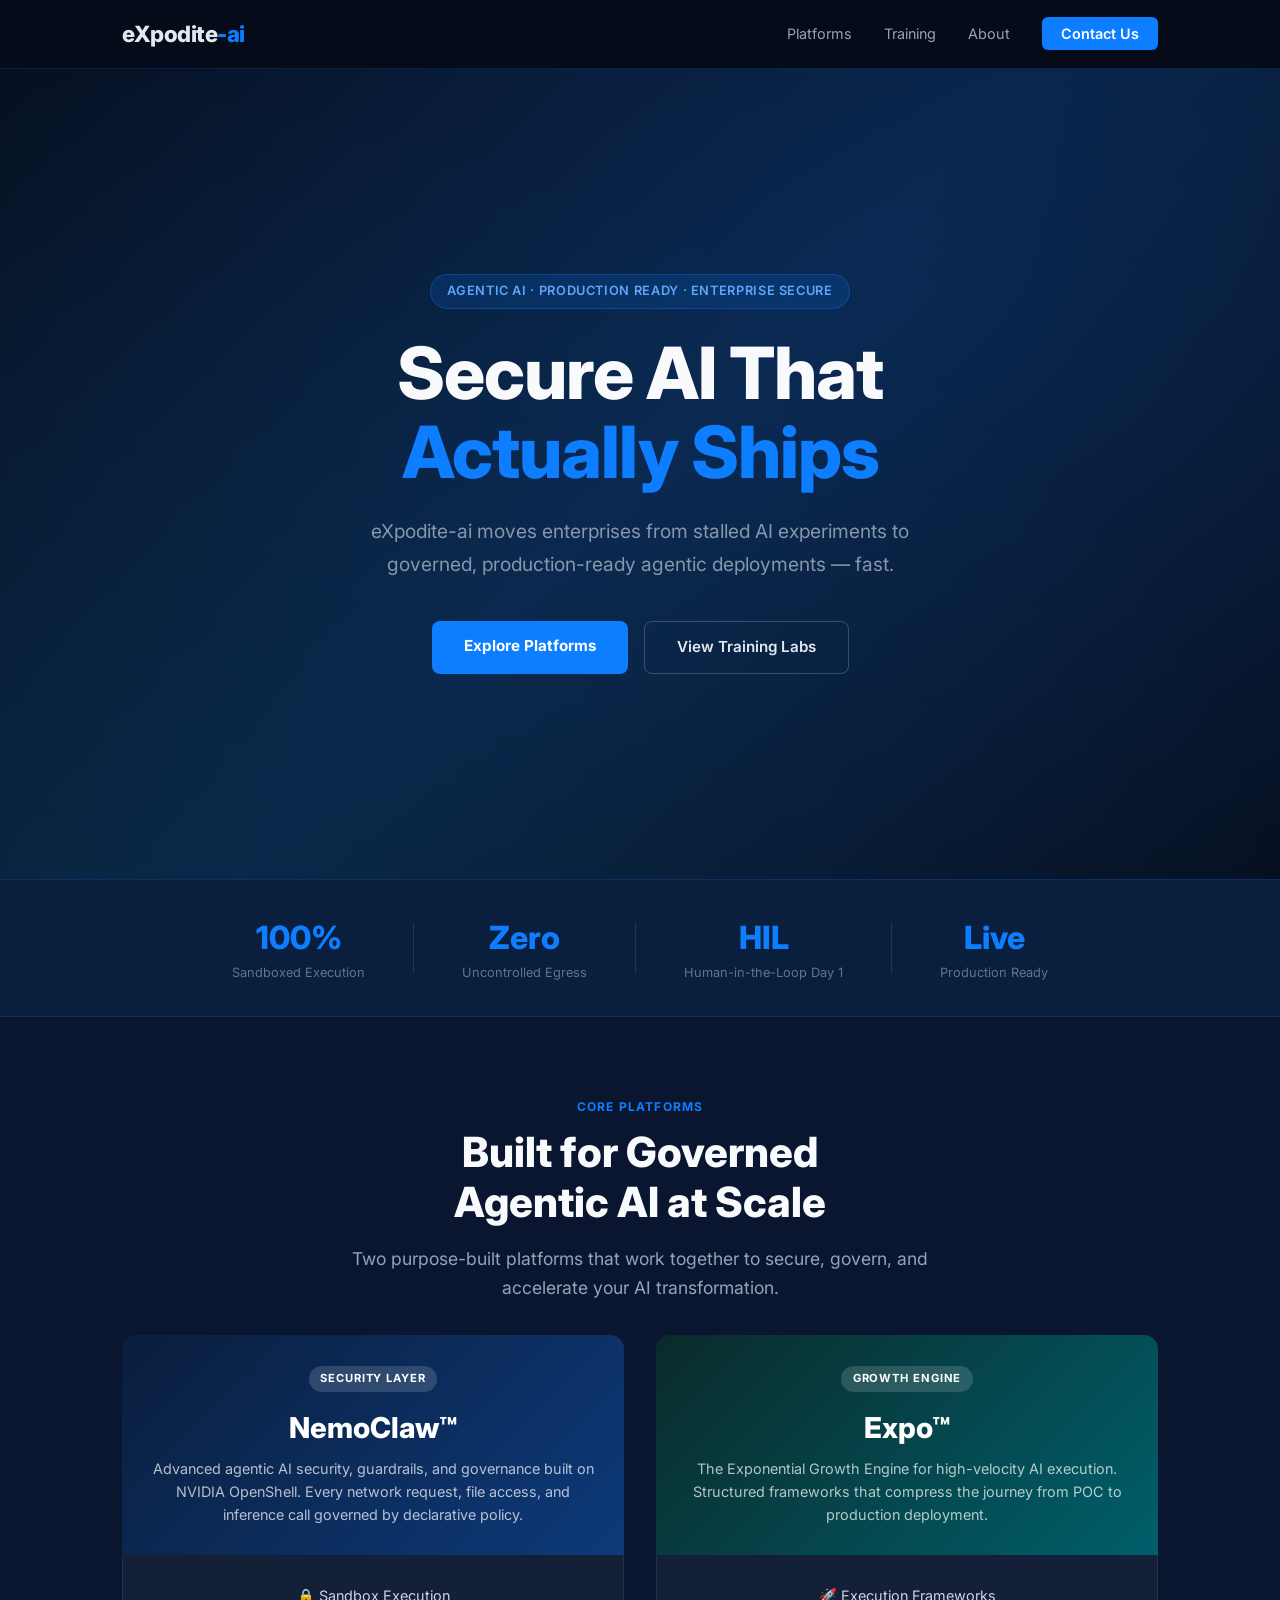
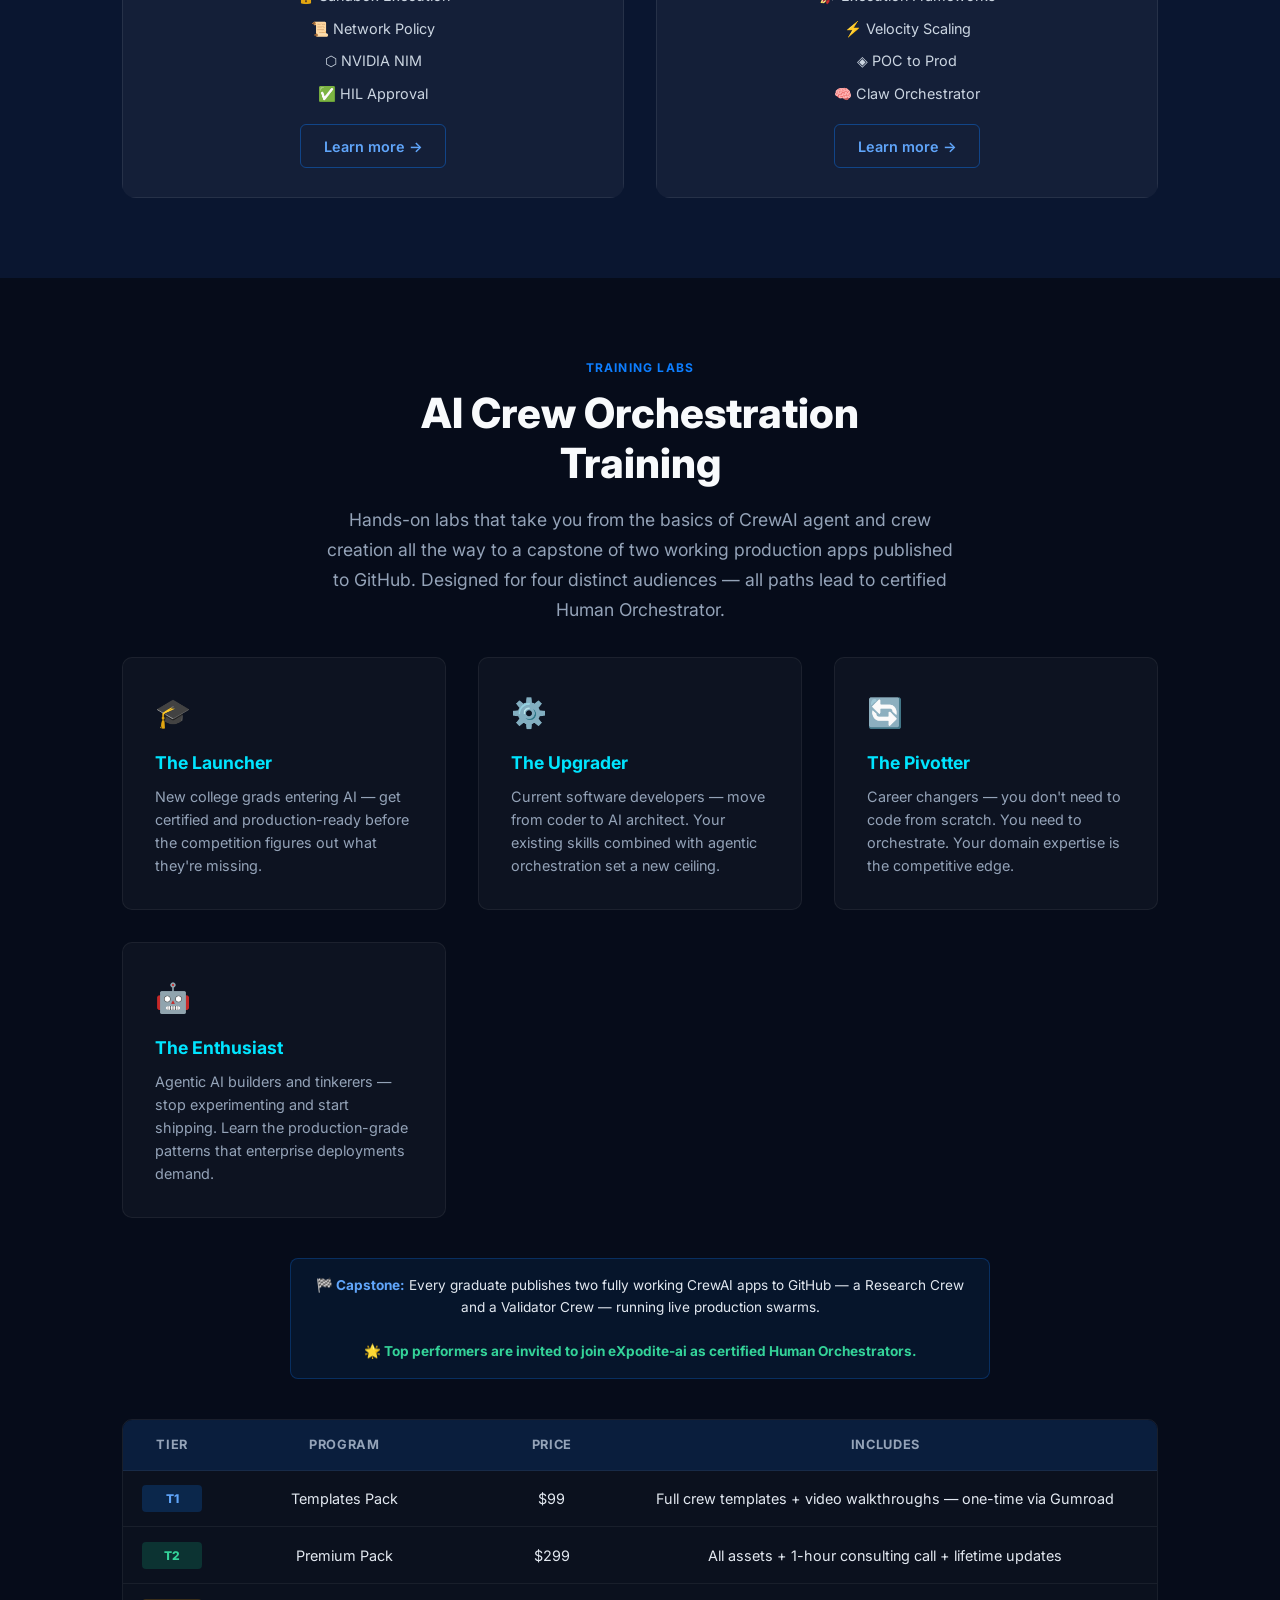
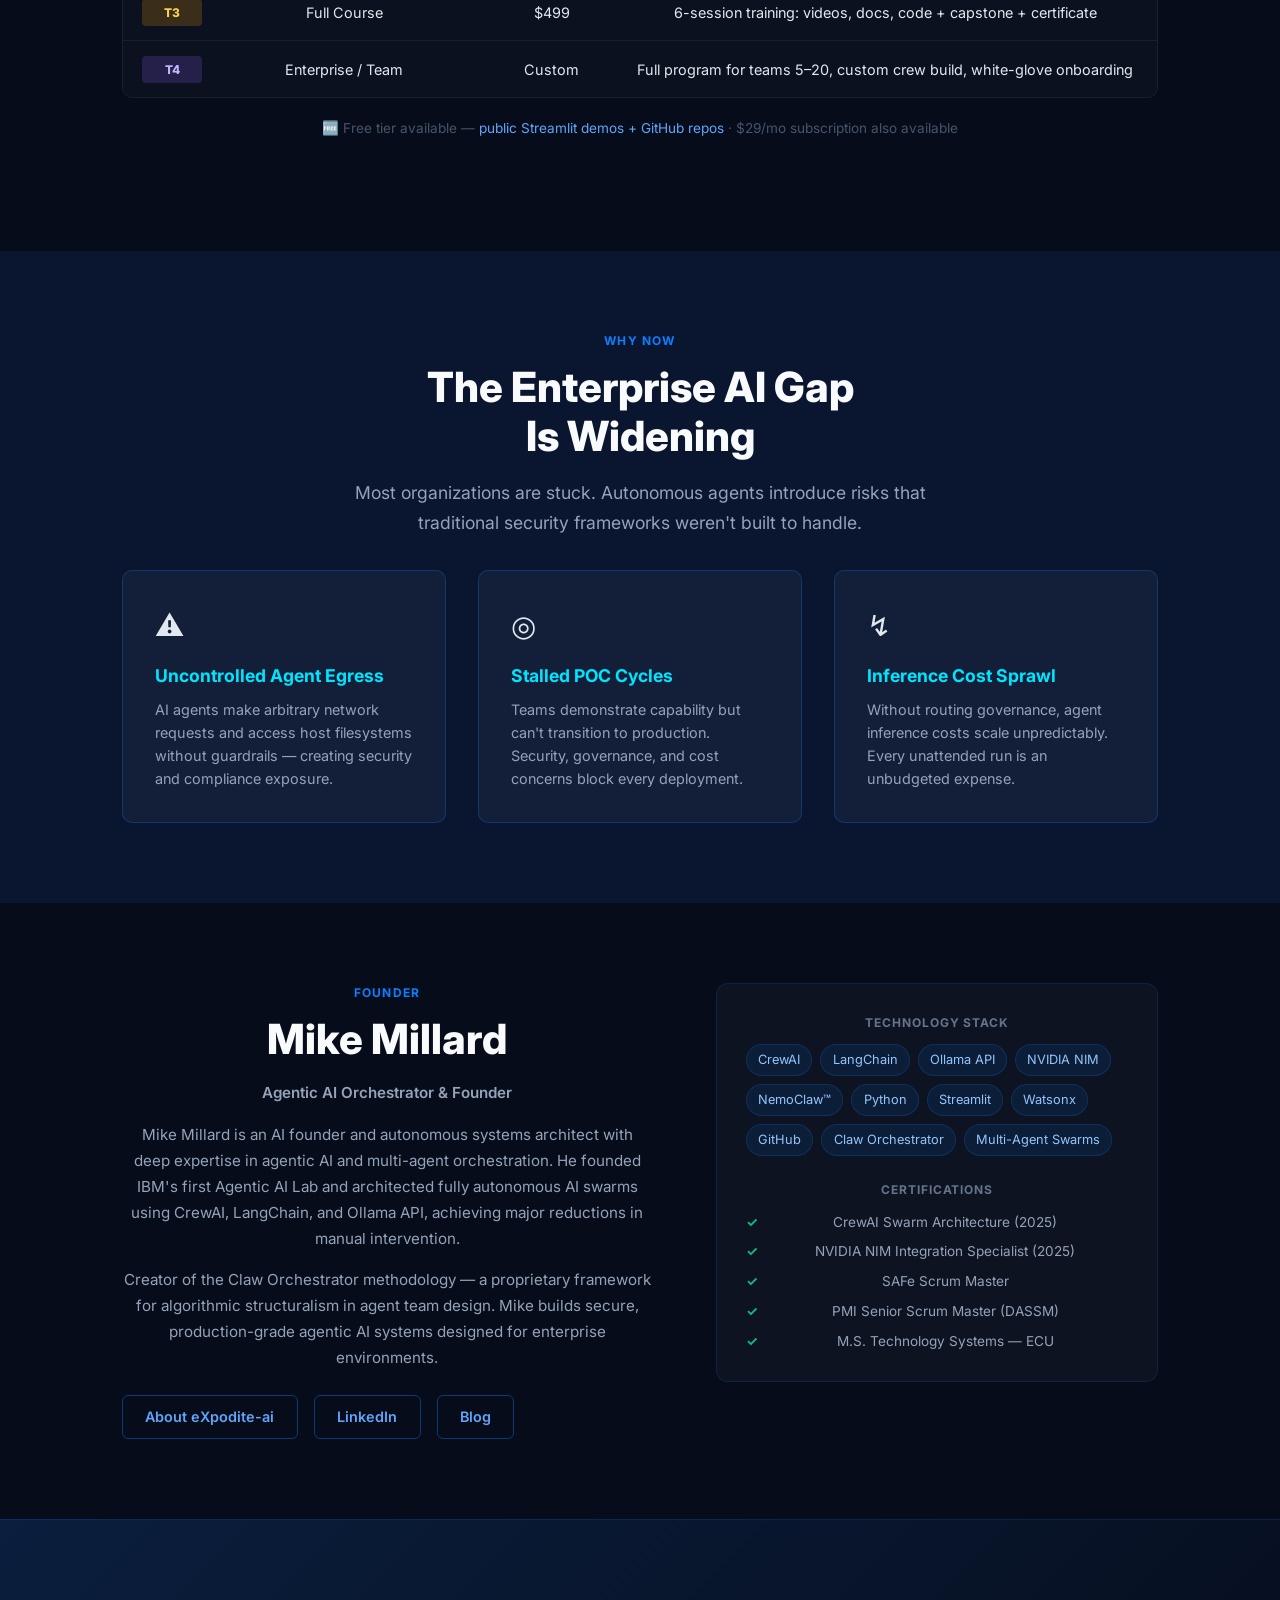
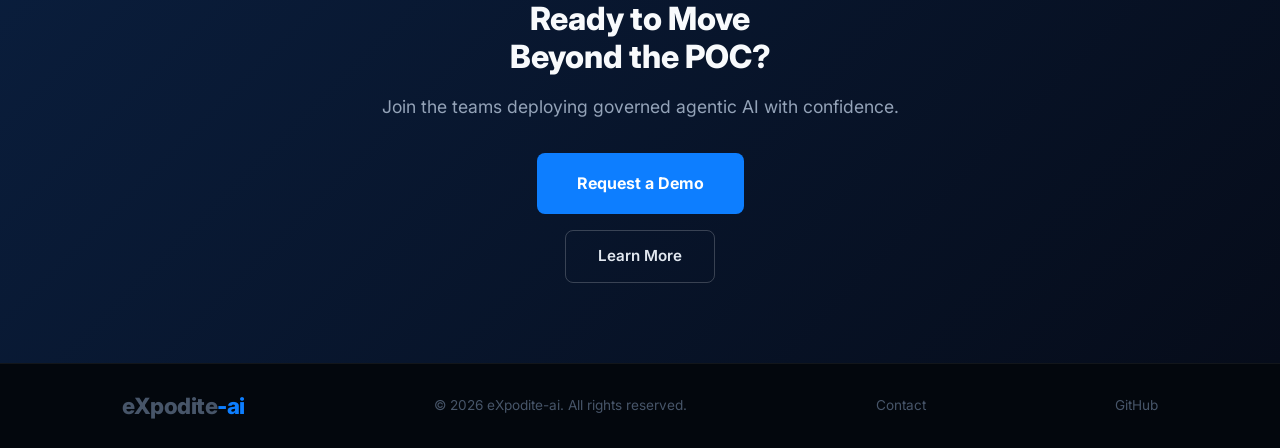
<file: index.html>
<!DOCTYPE html>
<html lang="en">
<head>
<meta charset="UTF-8" />
<meta name="viewport" content="width=device-width, initial-scale=1.0" />
<title>eXpodite-ai | Secure AI Organizational Transformation</title>
<link rel="stylesheet" href="styles.css" />
<link href="https://fonts.googleapis.com/css2?family=Inter:wght@300;400;600;700;800&display=swap" rel="stylesheet">
</head>
<body>

<!-- NAV -->
<nav class="nav">
  <div class="nav-inner">
    <span class="nav-logo">eXpodite<span class="accent">-ai</span></span>
    <ul class="nav-links">
      <li><a href="#platforms">Platforms</a></li>
      <li><a href="#training">Training</a></li>
      <li><a href="#about">About</a></li>
      <li><a href="contact.html" class="btn-nav">Contact Us</a></li>
    </ul>
  </div>
</nav>

<!-- HERO -->
<header class="hero" id="hero">
  <div class="hero-inner">
    <div class="hero-badge">Agentic AI · Production Ready · Enterprise Secure</div>
    <h1>Secure AI That<br/><span class="accent">Actually Ships</span></h1>
    <p class="tagline">eXpodite-ai moves enterprises from stalled AI experiments to governed, production-ready agentic deployments — fast.</p>
    <div class="hero-cta">
      <a href="#platforms" class="btn-primary">Explore Platforms</a>
      <a href="#training" class="btn-secondary">View Training Labs</a>
    </div>
  </div>
</header>

<!-- STATS STRIP -->
<div class="stats-strip">
  <div class="stat"><span class="stat-num">100%</span><span class="stat-label">Sandboxed Execution</span></div>
  <div class="stat-divider"></div>
  <div class="stat"><span class="stat-num">Zero</span><span class="stat-label">Uncontrolled Egress</span></div>
  <div class="stat-divider"></div>
  <div class="stat"><span class="stat-num">HIL</span><span class="stat-label">Human-in-the-Loop Day 1</span></div>
  <div class="stat-divider"></div>
  <div class="stat"><span class="stat-num">Live</span><span class="stat-label">Production Ready</span></div>
</div>

<!-- PLATFORMS -->
<section class="section-light" id="platforms">
  <div class="container">
    <div class="section-label">Core Platforms</div>
    <h2>Built for Governed<br/>Agentic AI at Scale</h2>
    <p class="section-sub">Two purpose-built platforms that work together to secure, govern, and accelerate your AI transformation.</p>
    <div class="platform-grid">

      <!-- NemoClaw -->
      <div class="platform-card platform-blue">
        <div class="platform-header">
          <span class="platform-badge">Security Layer</span>
          <h3>NemoClaw™</h3>
          <p class="platform-sub">Advanced agentic AI security, guardrails, and governance built on NVIDIA OpenShell. Every network request, file access, and inference call governed by declarative policy.</p>
        </div>
        <div class="platform-body">
          <ul>
            <li>🔒 Sandbox Execution</li>
            <li>📜 Network Policy</li>
            <li>⬡ NVIDIA NIM</li>
            <li>✅ HIL Approval</li>
          </ul>
          <a href="nemoclaw.html" class="btn-outline">Learn more →</a>
        </div>
      </div>

      <!-- Expo -->
      <div class="platform-card platform-teal">
        <div class="platform-header">
          <span class="platform-badge">Growth Engine</span>
          <h3>Expo™</h3>
          <p class="platform-sub">The Exponential Growth Engine for high-velocity AI execution. Structured frameworks that compress the journey from POC to production deployment.</p>
        </div>
        <div class="platform-body">
          <ul>
            <li>🚀 Execution Frameworks</li>
            <li>⚡ Velocity Scaling</li>
            <li>◈ POC to Prod</li>
            <li>🧠 Claw Orchestrator</li>
          </ul>
          <a href="expo.html" class="btn-outline">Learn more →</a>
        </div>
      </div>

    </div>
  </div>
</section>

<!-- TRAINING -->
<section class="section-dark" id="training">
  <div class="container">
    <div class="section-label">Training Labs</div>
    <h2>AI Crew Orchestration<br/>Training</h2>
    <p class="section-sub">Hands-on labs that take you from the basics of CrewAI agent and crew creation all the way to a capstone of two working production apps published to GitHub. Designed for four distinct audiences — all paths lead to certified Human Orchestrator.</p>

    <!-- Persona Cards -->
    <div class="card-grid">
      <div class="card card-light">
        <div class="card-icon">🎓</div>
        <h3>The Launcher</h3>
        <p>New college grads entering AI — get certified and production-ready before the competition figures out what they're missing.</p>
      </div>
      <div class="card card-light">
        <div class="card-icon">⚙️</div>
        <h3>The Upgrader</h3>
        <p>Current software developers — move from coder to AI architect. Your existing skills combined with agentic orchestration set a new ceiling.</p>
      </div>
      <div class="card card-light">
        <div class="card-icon">🔄</div>
        <h3>The Pivotter</h3>
        <p>Career changers — you don't need to code from scratch. You need to orchestrate. Your domain expertise is the competitive edge.</p>
      </div>
      <div class="card card-light">
        <div class="card-icon">🤖</div>
        <h3>The Enthusiast</h3>
        <p>Agentic AI builders and tinkerers — stop experimenting and start shipping. Learn the production-grade patterns that enterprise deployments demand.</p>
      </div>
    </div>

    <!-- Capstone callout -->
    <div class="alpha-notice" style="max-width:700px;margin:2.5rem auto 0;font-style:normal;color:#E2E8F0;background:rgba(13,126,255,0.08);border-color:rgba(13,126,255,0.25);">
      <strong style="color:#60A5FA;">🏁 Capstone:</strong> Every graduate publishes two fully working CrewAI apps to GitHub — a Research Crew and a Validator Crew — running live production swarms.
      <br/><br/>
      <strong style="color:#34D399;">🌟 Top performers are invited to join eXpodite-ai as certified Human Orchestrators.</strong>
    </div>

    <!-- Pricing Tiers -->
    <div class="tier-table" style="margin-top:2.5rem;">
      <div class="tier-row tier-header">
        <span>Tier</span><span>Program</span><span>Price</span><span>Includes</span>
      </div>
      <div class="tier-row">
        <span class="tier-badge t1">T1</span><span>Templates Pack</span><span>$99</span><span>Full crew templates + video walkthroughs — one-time via Gumroad</span>
      </div>
      <div class="tier-row">
        <span class="tier-badge t2">T2</span><span>Premium Pack</span><span>$299</span><span>All assets + 1-hour consulting call + lifetime updates</span>
      </div>
      <div class="tier-row">
        <span class="tier-badge t3">T3</span><span>Full Course</span><span>$499</span><span>6-session training: videos, docs, code + capstone + certificate</span>
      </div>
      <div class="tier-row">
        <span class="tier-badge t4">T4</span><span>Enterprise / Team</span><span>Custom</span><span>Full program for teams 5–20, custom crew build, white-glove onboarding</span>
      </div>
    </div>

    <p style="text-align:center;margin-top:1.2rem;font-size:0.85rem;color:#475569;">
      🆓 Free tier available — <a href="contact.html" style="color:#60A5FA;">public Streamlit demos + GitHub repos</a> · $29/mo subscription also available
    </p>
  </div>
</section>

<!-- WHY NOW -->
<section class="section-light" id="challenge">
  <div class="container">
    <div class="section-label">Why Now</div>
    <h2>The Enterprise AI Gap<br/>Is Widening</h2>
    <p class="section-sub">Most organizations are stuck. Autonomous agents introduce risks that traditional security frameworks weren't built to handle.</p>
    <div class="card-grid">
      <div class="card">
        <div class="card-icon">⚠️</div>
        <h3>Uncontrolled Agent Egress</h3>
        <p>AI agents make arbitrary network requests and access host filesystems without guardrails — creating security and compliance exposure.</p>
      </div>
      <div class="card">
        <div class="card-icon">◎</div>
        <h3>Stalled POC Cycles</h3>
        <p>Teams demonstrate capability but can't transition to production. Security, governance, and cost concerns block every deployment.</p>
      </div>
      <div class="card">
        <div class="card-icon">↯</div>
        <h3>Inference Cost Sprawl</h3>
        <p>Without routing governance, agent inference costs scale unpredictably. Every unattended run is an unbudgeted expense.</p>
      </div>
    </div>
  </div>
</section>

<!-- ABOUT -->
<section class="section-dark" id="about">
  <div class="container about-grid">
    <div class="about-text">
      <div class="section-label">Founder</div>
      <h2>Mike Millard</h2>
      <p class="about-title">Agentic AI Orchestrator & Founder</p>
      <p>Mike Millard is an AI founder and autonomous systems architect with deep expertise in agentic AI and multi-agent orchestration. He founded IBM's first Agentic AI Lab and architected fully autonomous AI swarms using CrewAI, LangChain, and Ollama API, achieving major reductions in manual intervention.</p>
      <p>Creator of the Claw Orchestrator methodology — a proprietary framework for algorithmic structuralism in agent team design. Mike builds secure, production-grade agentic AI systems designed for enterprise environments.</p>
      <div class="about-links">
        <a href="about.html" class="btn-outline">About eXpodite-ai</a>
        <a href="https://www.linkedin.com/in/millardmike/" class="btn-outline" target="_blank">LinkedIn</a>
        <a href="https://the-future-of-work-chronicles.blogspot.com" class="btn-outline" target="_blank">Blog</a>
      </div>
    </div>
    <div class="about-stack">
      <div class="stack-label">Technology Stack</div>
      <div class="stack-tags">
        <span>CrewAI</span><span>LangChain</span><span>Ollama API</span>
        <span>NVIDIA NIM</span><span>NemoClaw™</span><span>Python</span>
        <span>Streamlit</span><span>Watsonx</span><span>GitHub</span>
        <span>Claw Orchestrator</span><span>Multi-Agent Swarms</span>
      </div>
      <div class="stack-label" style="margin-top:1.5rem">Certifications</div>
      <ul class="cert-list">
        <li>CrewAI Swarm Architecture (2025)</li>
        <li>NVIDIA NIM Integration Specialist (2025)</li>
        <li>SAFe Scrum Master</li>
        <li>PMI Senior Scrum Master (DASSM)</li>
        <li>M.S. Technology Systems — ECU</li>
      </ul>
    </div>
  </div>
</section>

<!-- CONTACT -->
<section class="section-cta" id="contact">
  <div class="container cta-inner">
    <h2>Ready to Move<br/>Beyond the POC?</h2>
    <p>Join the teams deploying governed agentic AI with confidence.</p>
    <div class="contact-links">
      <a href="contact.html" class="btn-primary btn-large">Request a Demo</a>
      <a href="contact.html" class="btn-secondary btn-large">Learn More</a>
    </div>
  </div>
</section>

<!-- FOOTER -->
<footer class="footer">
  <div class="container footer-inner">
    <span class="nav-logo">eXpodite<span class="accent">-ai</span></span>
    <span>© 2026 eXpodite-ai. All rights reserved.</span>
    <a href="contact.html" style="color:#475569;">Contact</a>
    <a href="https://github.com/mikemillard1802" style="color:#475569;">GitHub</a>
  </div>
</footer>

</body>
</html>
</file>
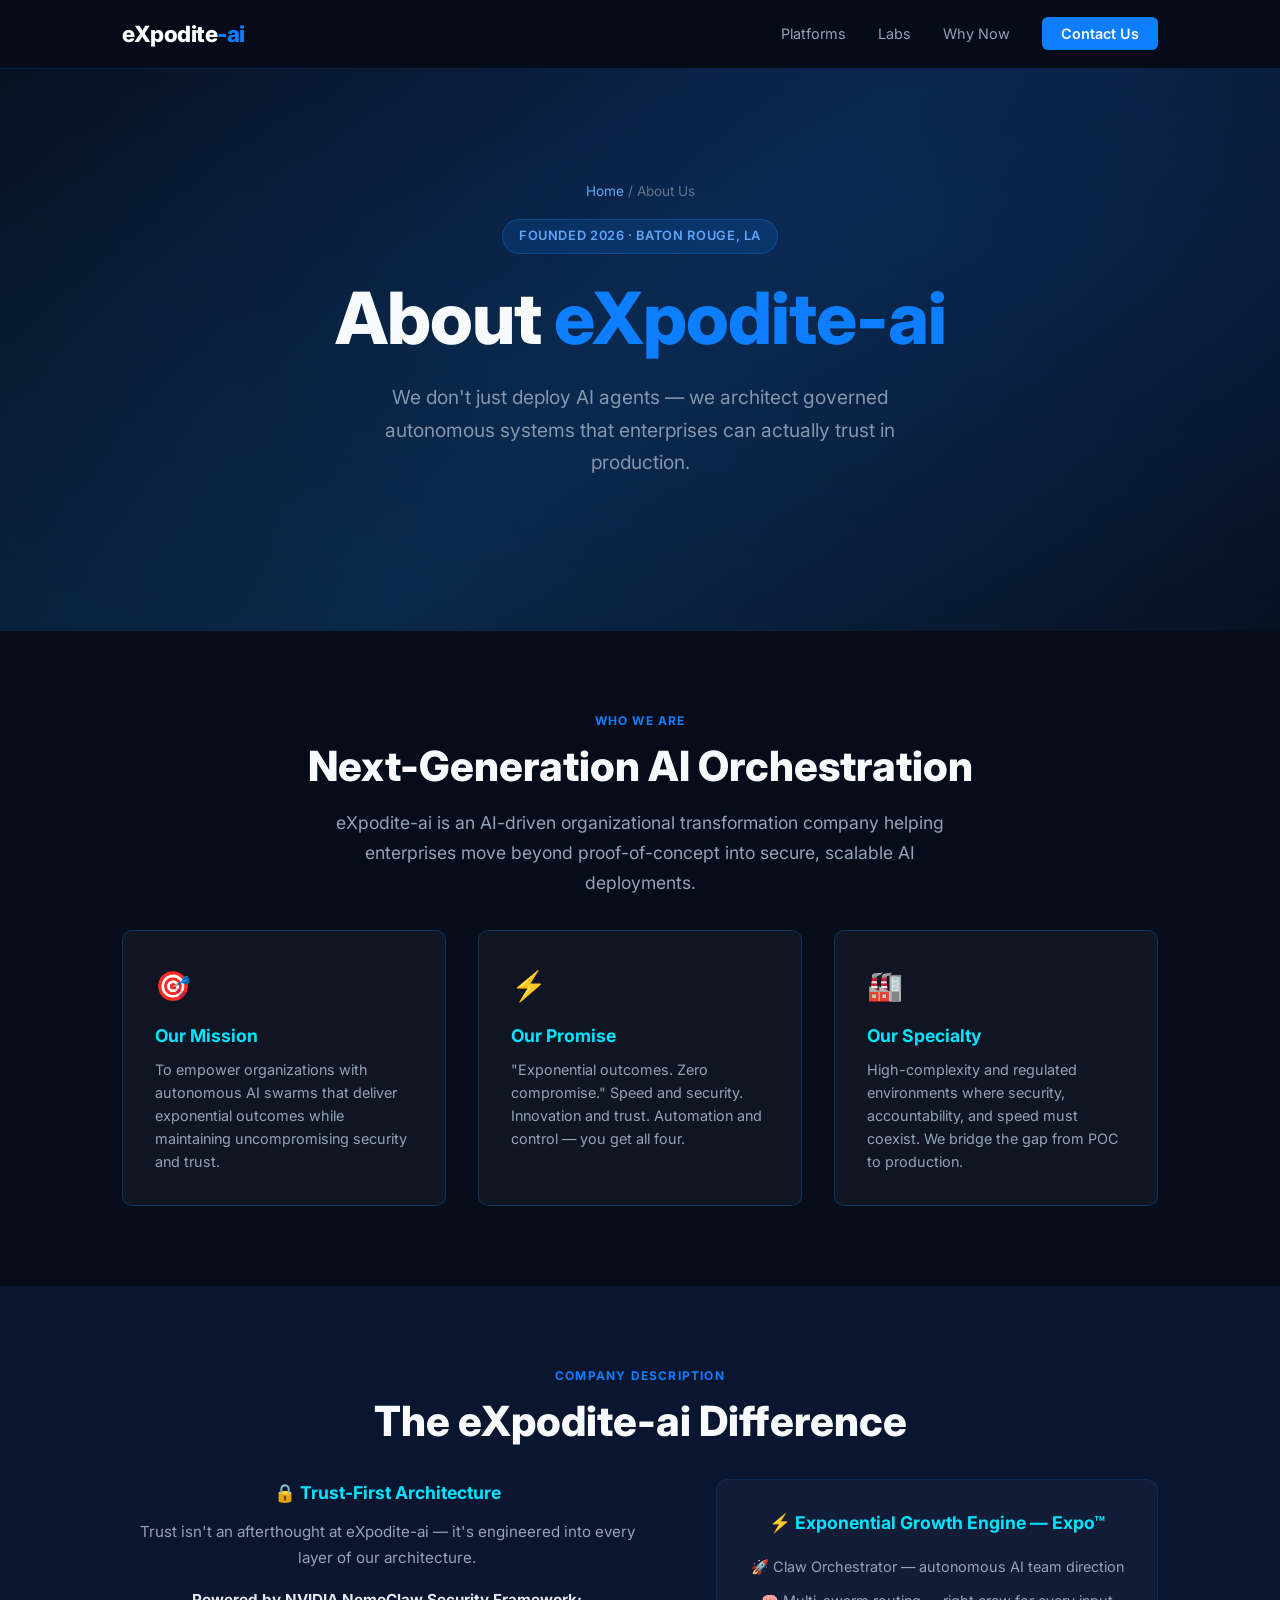
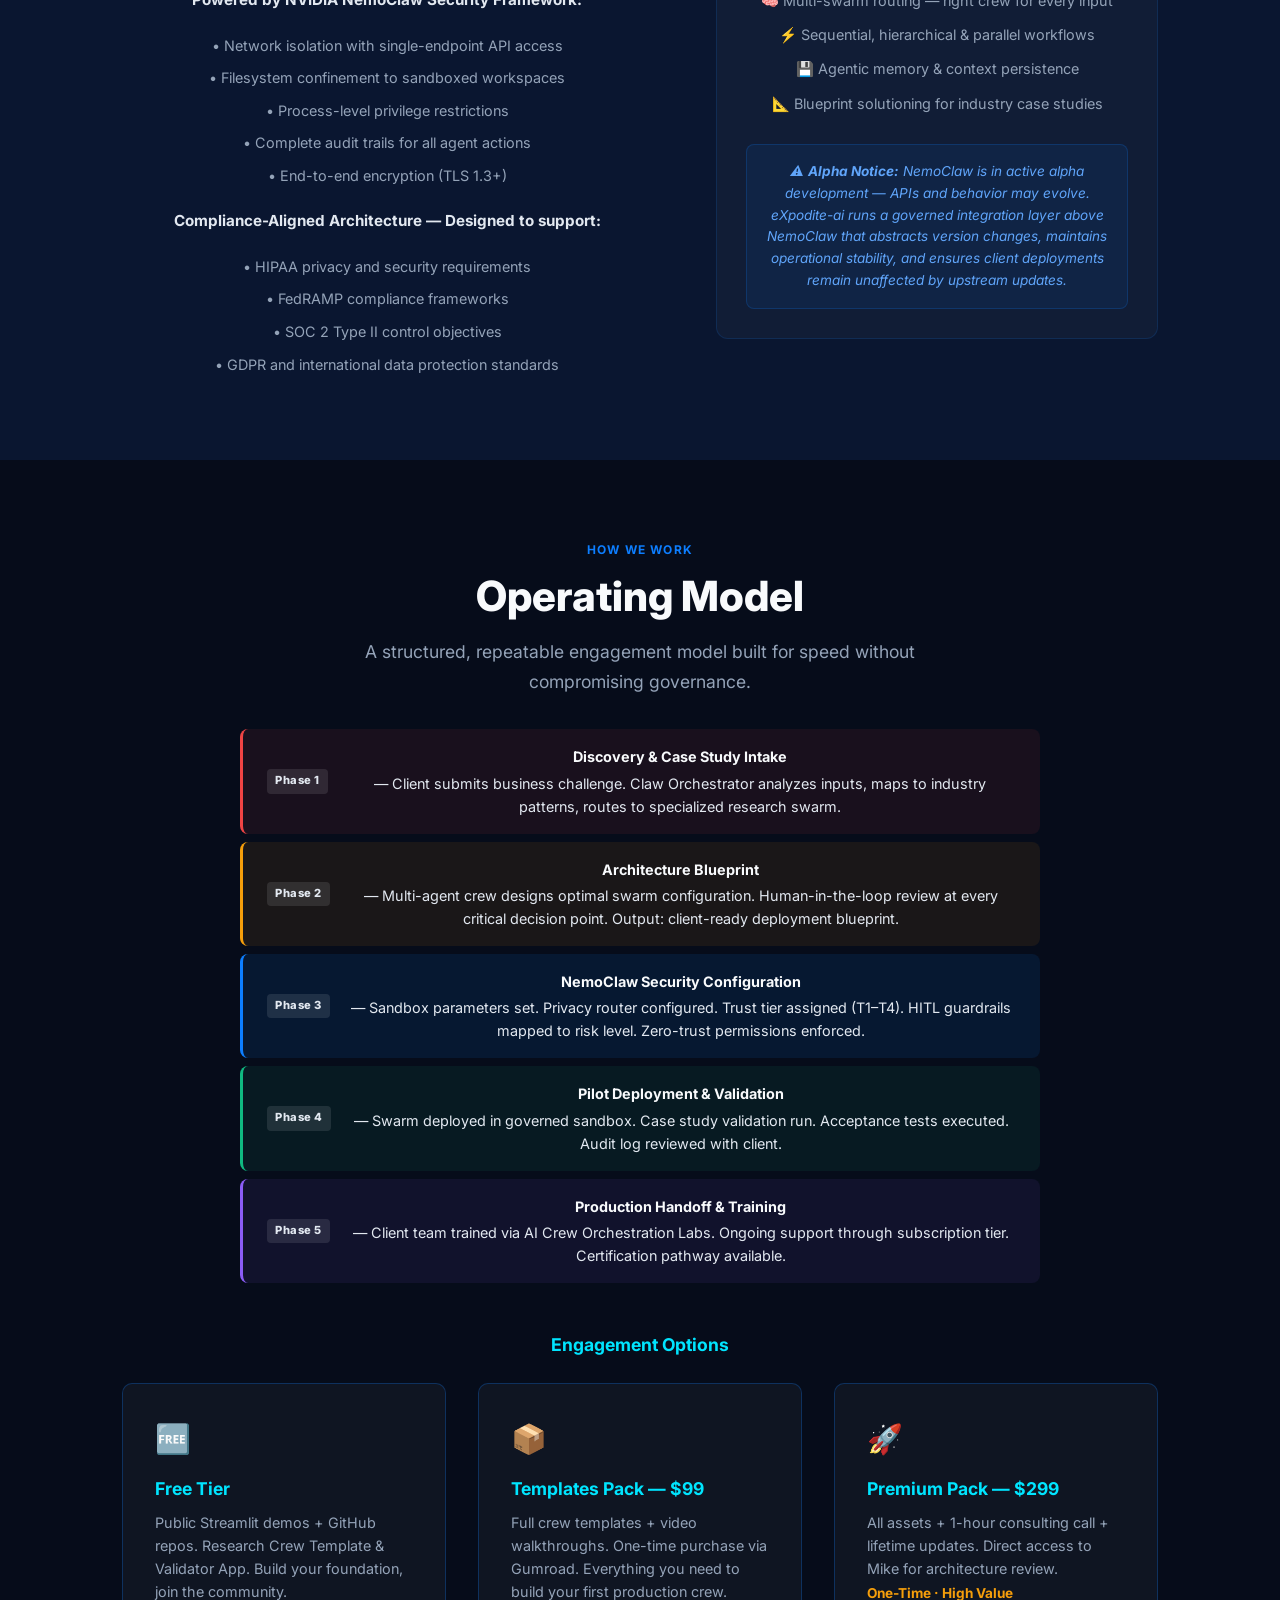
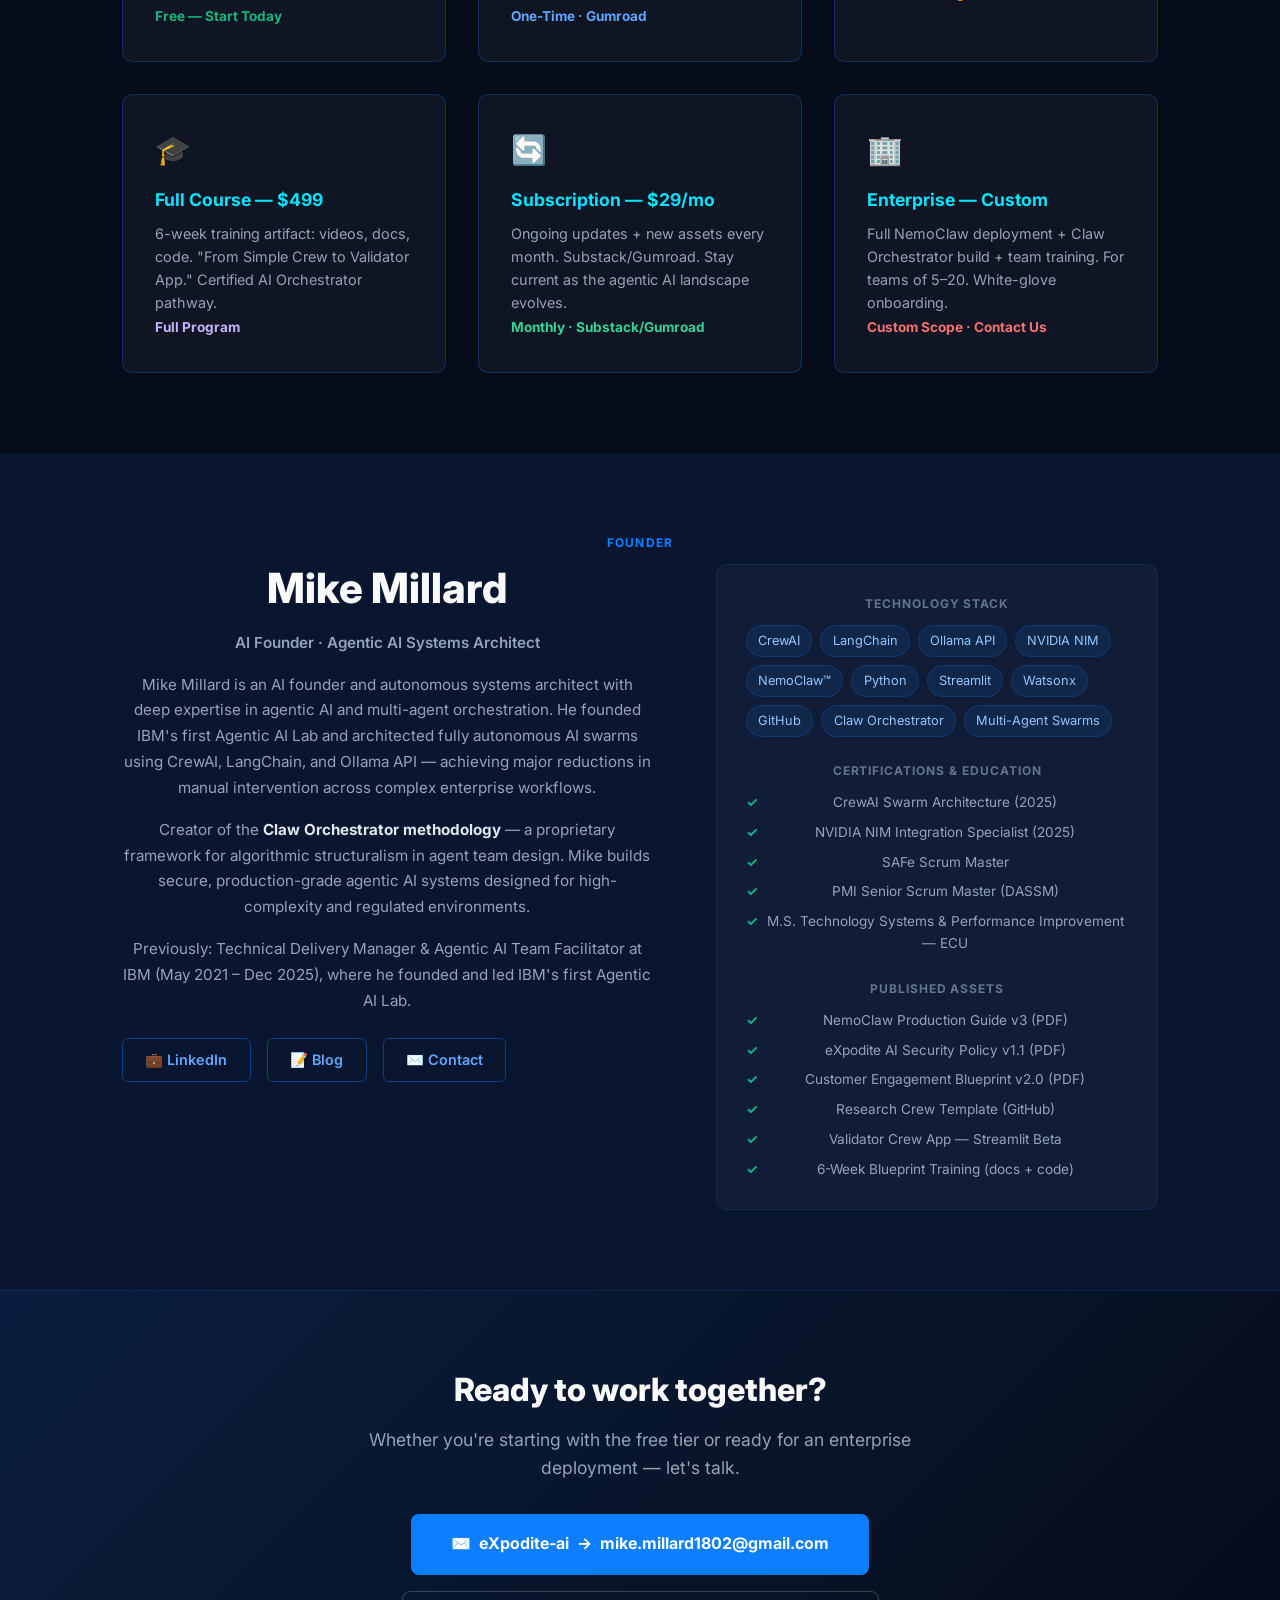
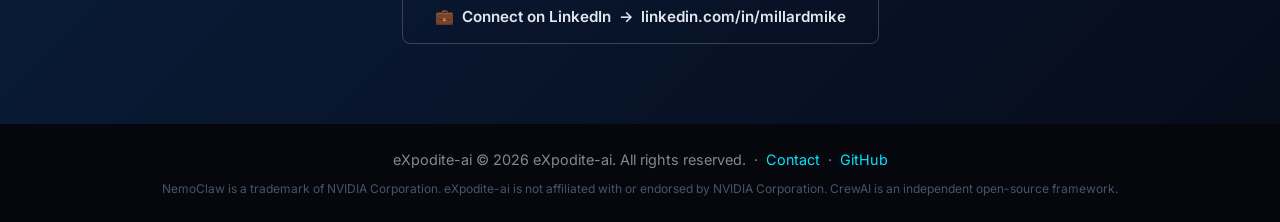
<file: about.html>
<!DOCTYPE html>
<html lang="en">
<head>
<meta charset="UTF-8" />
<meta name="viewport" content="width=device-width, initial-scale=1.0" />
<title>About Us | eXpodite-ai</title>
<link rel="stylesheet" href="styles.css" />
<link href="https://fonts.googleapis.com/css2?family=Inter:wght@300;400;600;700;800&display=swap" rel="stylesheet">
</head>
<body>

<!-- NAV -->
<nav class="nav">
  <div class="nav-inner">
    <span class="nav-logo"><a href="index.html" class="home-link">eXpodite<span class="accent">-ai</span></a></span>
    <ul class="nav-links">
      <li><a href="index.html#platforms">Platforms</a></li>
      <li><a href="index.html#labs">Labs</a></li>
      <li><a href="index.html#challenge">Why Now</a></li>
      <li><a href="contact.html" class="btn-nav">Contact Us</a></li>
    </ul>
  </div>
</nav>

<!-- HERO -->
<header class="hero hero-compact">
  <div class="hero-inner">
    <div class="breadcrumb" style="font-size:0.85rem;color:#64748B;margin-bottom:1rem;">
      <a href="index.html" class="home-link" style="color:#60A5FA;">Home</a> / About Us
    </div>
    <div class="hero-badge">Founded 2026 · Baton Rouge, LA</div>
    <h1>About <span class="accent">eXpodite-ai</span></h1>
    <p class="tagline">We don't just deploy AI agents — we architect governed autonomous systems that enterprises can actually trust in production.</p>
  </div>
</header>

<!-- COMPANY DESCRIPTION -->
<section class="section-dark" id="company">
  <div class="container">
    <div class="section-label">Who We Are</div>
    <h2>Next-Generation AI Orchestration</h2>
    <p class="section-sub">eXpodite-ai is an AI-driven organizational transformation company helping enterprises move beyond proof-of-concept into secure, scalable AI deployments.</p>

    <div class="card-grid" style="margin-top:2rem;">
      <div class="card">
        <div class="card-icon">🎯</div>
        <h3>Our Mission</h3>
        <p>To empower organizations with autonomous AI swarms that deliver exponential outcomes while maintaining uncompromising security and trust.</p>
      </div>
      <div class="card">
        <div class="card-icon">⚡</div>
        <h3>Our Promise</h3>
        <p>"Exponential outcomes. Zero compromise." Speed and security. Innovation and trust. Automation and control — you get all four.</p>
      </div>
      <div class="card">
        <div class="card-icon">🏭</div>
        <h3>Our Specialty</h3>
        <p>High-complexity and regulated environments where security, accountability, and speed must coexist. We bridge the gap from POC to production.</p>
      </div>
    </div>
  </div>
</section>

<!-- FULL COMPANY DESCRIPTION -->
<section class="section-light" id="description">
  <div class="container">
    <div class="section-label">Company Description</div>
    <h2>The eXpodite-ai Difference</h2>

    <div class="about-grid" style="margin-top:2rem;">
      <div class="about-text">
        <h3 style="color:#00e5ff;font-size:1.1rem;margin-bottom:0.75rem;">🔒 Trust-First Architecture</h3>
        <p>Trust isn't an afterthought at eXpodite-ai — it's engineered into every layer of our architecture.</p>
        <p><strong style="color:#E2E8F0;">Powered by NVIDIA NemoClaw Security Framework:</strong></p>
        <ul style="list-style:none;padding:0;margin-bottom:1rem;">
          <li style="color:#94A3B8;padding:0.3rem 0;font-size:0.9rem;">• Network isolation with single-endpoint API access</li>
          <li style="color:#94A3B8;padding:0.3rem 0;font-size:0.9rem;">• Filesystem confinement to sandboxed workspaces</li>
          <li style="color:#94A3B8;padding:0.3rem 0;font-size:0.9rem;">• Process-level privilege restrictions</li>
          <li style="color:#94A3B8;padding:0.3rem 0;font-size:0.9rem;">• Complete audit trails for all agent actions</li>
          <li style="color:#94A3B8;padding:0.3rem 0;font-size:0.9rem;">• End-to-end encryption (TLS 1.3+)</li>
        </ul>
        <p><strong style="color:#E2E8F0;">Compliance-Aligned Architecture — Designed to support:</strong></p>
        <ul style="list-style:none;padding:0;">
          <li style="color:#94A3B8;padding:0.3rem 0;font-size:0.9rem;">• HIPAA privacy and security requirements</li>
          <li style="color:#94A3B8;padding:0.3rem 0;font-size:0.9rem;">• FedRAMP compliance frameworks</li>
          <li style="color:#94A3B8;padding:0.3rem 0;font-size:0.9rem;">• SOC 2 Type II control objectives</li>
          <li style="color:#94A3B8;padding:0.3rem 0;font-size:0.9rem;">• GDPR and international data protection standards</li>
        </ul>
      </div>
      <div class="about-stack">
        <h3 style="color:#00e5ff;font-size:1.1rem;margin-bottom:0.75rem;">⚡ Exponential Growth Engine — Expo™</h3>
        <ul style="list-style:none;padding:0;margin-bottom:1.5rem;">
          <li style="color:#94A3B8;padding:0.35rem 0;font-size:0.9rem;">🚀 Claw Orchestrator — autonomous AI team direction</li>
          <li style="color:#94A3B8;padding:0.35rem 0;font-size:0.9rem;">🧠 Multi-swarm routing — right crew for every input</li>
          <li style="color:#94A3B8;padding:0.35rem 0;font-size:0.9rem;">⚡ Sequential, hierarchical & parallel workflows</li>
          <li style="color:#94A3B8;padding:0.35rem 0;font-size:0.9rem;">💾 Agentic memory & context persistence</li>
          <li style="color:#94A3B8;padding:0.35rem 0;font-size:0.9rem;">📐 Blueprint solutioning for industry case studies</li>
        </ul>
        <div style="background:rgba(13,126,255,0.08);border:1px solid rgba(13,126,255,0.2);border-radius:8px;padding:1rem;">
          <p style="font-size:0.85rem;color:#60A5FA;font-style:italic;margin:0;">
            ⚠️ <strong>Alpha Notice:</strong> NemoClaw is in active alpha development — APIs and behavior may evolve. eXpodite-ai runs a governed integration layer above NemoClaw that abstracts version changes, maintains operational stability, and ensures client deployments remain unaffected by upstream updates.
          </p>
        </div>
      </div>
    </div>
  </div>
</section>

<!-- OPERATING MODEL -->
<section class="section-dark" id="operating-model">
  <div class="container">
    <div class="section-label">How We Work</div>
    <h2>Operating Model</h2>
    <p class="section-sub">A structured, repeatable engagement model built for speed without compromising governance.</p>

    <div class="arch-stack" style="margin-top:2rem;">
      <div class="arch-layer layer-l1">
        <span class="layer-tag">Phase 1</span>
        <div>
          <strong>Discovery & Case Study Intake</strong> — Client submits business challenge. Claw Orchestrator analyzes inputs, maps to industry patterns, routes to specialized research swarm.
        </div>
      </div>
      <div class="arch-layer layer-l2">
        <span class="layer-tag">Phase 2</span>
        <div>
          <strong>Architecture Blueprint</strong> — Multi-agent crew designs optimal swarm configuration. Human-in-the-loop review at every critical decision point. Output: client-ready deployment blueprint.
        </div>
      </div>
      <div class="arch-layer layer-l3">
        <span class="layer-tag">Phase 3</span>
        <div>
          <strong>NemoClaw Security Configuration</strong> — Sandbox parameters set. Privacy router configured. Trust tier assigned (T1–T4). HITL guardrails mapped to risk level. Zero-trust permissions enforced.
        </div>
      </div>
      <div class="arch-layer layer-l4">
        <span class="layer-tag">Phase 4</span>
        <div>
          <strong>Pilot Deployment & Validation</strong> — Swarm deployed in governed sandbox. Case study validation run. Acceptance tests executed. Audit log reviewed with client.
        </div>
      </div>
      <div class="arch-layer layer-l5">
        <span class="layer-tag">Phase 5</span>
        <div>
          <strong>Production Handoff & Training</strong> — Client team trained via AI Crew Orchestration Labs. Ongoing support through subscription tier. Certification pathway available.
        </div>
      </div>
    </div>

    <!-- Engagement Types -->
    <h3 style="color:#00e5ff;font-size:1.1rem;margin:3rem 0 1rem;">Engagement Options</h3>
    <div class="card-grid">
      <div class="card">
        <div class="card-icon">🆓</div>
        <h3>Free Tier</h3>
        <p>Public Streamlit demos + GitHub repos. Research Crew Template & Validator App. Build your foundation, join the community.</p>
        <span style="color:#10B981;font-size:0.85rem;font-weight:700;">Free — Start Today</span>
      </div>
      <div class="card">
        <div class="card-icon">📦</div>
        <h3>Templates Pack — $99</h3>
        <p>Full crew templates + video walkthroughs. One-time purchase via Gumroad. Everything you need to build your first production crew.</p>
        <span style="color:#60A5FA;font-size:0.85rem;font-weight:700;">One-Time · Gumroad</span>
      </div>
      <div class="card">
        <div class="card-icon">🚀</div>
        <h3>Premium Pack — $299</h3>
        <p>All assets + 1-hour consulting call + lifetime updates. Direct access to Mike for architecture review.</p>
        <span style="color:#F59E0B;font-size:0.85rem;font-weight:700;">One-Time · High Value</span>
      </div>
      <div class="card">
        <div class="card-icon">🎓</div>
        <h3>Full Course — $499</h3>
        <p>6-week training artifact: videos, docs, code. "From Simple Crew to Validator App." Certified AI Orchestrator pathway.</p>
        <span style="color:#C4B5FD;font-size:0.85rem;font-weight:700;">Full Program</span>
      </div>
      <div class="card">
        <div class="card-icon">🔄</div>
        <h3>Subscription — $29/mo</h3>
        <p>Ongoing updates + new assets every month. Substack/Gumroad. Stay current as the agentic AI landscape evolves.</p>
        <span style="color:#34D399;font-size:0.85rem;font-weight:700;">Monthly · Substack/Gumroad</span>
      </div>
      <div class="card">
        <div class="card-icon">🏢</div>
        <h3>Enterprise — Custom</h3>
        <p>Full NemoClaw deployment + Claw Orchestrator build + team training. For teams of 5–20. White-glove onboarding.</p>
        <span style="color:#F87171;font-size:0.85rem;font-weight:700;">Custom Scope · Contact Us</span>
      </div>
    </div>
  </div>
</section>

<!-- FOUNDER -->
<section class="section-light" id="founder">
  <div class="container">
    <div class="section-label">Founder</div>
    <div class="about-grid">
      <div class="about-text">
        <h2>Mike Millard</h2>
        <p class="about-title">AI Founder · Agentic AI Systems Architect</p>
        <p>Mike Millard is an AI founder and autonomous systems architect with deep expertise in agentic AI and multi-agent orchestration. He founded IBM's first Agentic AI Lab and architected fully autonomous AI swarms using CrewAI, LangChain, and Ollama API — achieving major reductions in manual intervention across complex enterprise workflows.</p>
        <p>Creator of the <strong style="color:#E2E8F0;">Claw Orchestrator methodology</strong> — a proprietary framework for algorithmic structuralism in agent team design. Mike builds secure, production-grade agentic AI systems designed for high-complexity and regulated environments.</p>
        <p>Previously: Technical Delivery Manager & Agentic AI Team Facilitator at IBM (May 2021 – Dec 2025), where he founded and led IBM's first Agentic AI Lab.</p>
        <div class="about-links">
          <a href="https://www.linkedin.com/in/millardmike/" class="btn-outline" target="_blank">💼 LinkedIn</a>
          <a href="https://the-future-of-work-chronicles.blogspot.com" class="btn-outline" target="_blank">📝 Blog</a>
          <a href="contact.html" class="btn-outline">✉️ Contact</a>
        </div>
      </div>
      <div class="about-stack">
        <div class="stack-label">Technology Stack</div>
        <div class="stack-tags">
          <span>CrewAI</span><span>LangChain</span><span>Ollama API</span>
          <span>NVIDIA NIM</span><span>NemoClaw™</span><span>Python</span>
          <span>Streamlit</span><span>Watsonx</span><span>GitHub</span>
          <span>Claw Orchestrator</span><span>Multi-Agent Swarms</span>
        </div>
        <div class="stack-label" style="margin-top:1.5rem;">Certifications & Education</div>
        <ul class="cert-list">
          <li>CrewAI Swarm Architecture (2025)</li>
          <li>NVIDIA NIM Integration Specialist (2025)</li>
          <li>SAFe Scrum Master</li>
          <li>PMI Senior Scrum Master (DASSM)</li>
          <li>M.S. Technology Systems & Performance Improvement — ECU</li>
        </ul>
        <div class="stack-label" style="margin-top:1.5rem;">Published Assets</div>
        <ul class="cert-list">
          <li>NemoClaw Production Guide v3 (PDF)</li>
          <li>eXpodite AI Security Policy v1.1 (PDF)</li>
          <li>Customer Engagement Blueprint v2.0 (PDF)</li>
          <li>Research Crew Template (GitHub)</li>
          <li>Validator Crew App — Streamlit Beta</li>
          <li>6-Week Blueprint Training (docs + code)</li>
        </ul>
      </div>
    </div>
  </div>
</section>

<!-- CTA -->
<section class="section-cta" id="contact-cta">
  <div class="container cta-inner">
    <h2>Ready to work together?</h2>
    <p>Whether you're starting with the free tier or ready for an enterprise deployment — let's talk.</p>
    <div class="contact-links">
      <a href="mailto:mike.millard1802@gmail.com" class="btn-primary btn-large">✉️ &nbsp;eXpodite-ai &nbsp;→&nbsp; mike.millard1802@gmail.com</a>
      <a href="https://www.linkedin.com/in/millardmike/" class="btn-secondary btn-large" target="_blank">💼 &nbsp;Connect on LinkedIn &nbsp;→&nbsp; linkedin.com/in/millardmike</a>
    </div>
  </div>
</section>

<!-- FOOTER -->
<footer>
  <p>eXpodite-ai © 2026 eXpodite-ai. All rights reserved. &nbsp;·&nbsp; <a href="contact.html" style="color:#00e5ff;">Contact</a> &nbsp;·&nbsp; <a href="https://github.com/mikemillard1802" style="color:#00e5ff;">GitHub</a></p>
  <p style="margin-top:0.5rem;font-size:0.75rem;color:#475569;">NemoClaw is a trademark of NVIDIA Corporation. eXpodite-ai is not affiliated with or endorsed by NVIDIA Corporation. CrewAI is an independent open-source framework.</p>
</footer>

</body>
</html>
</file>
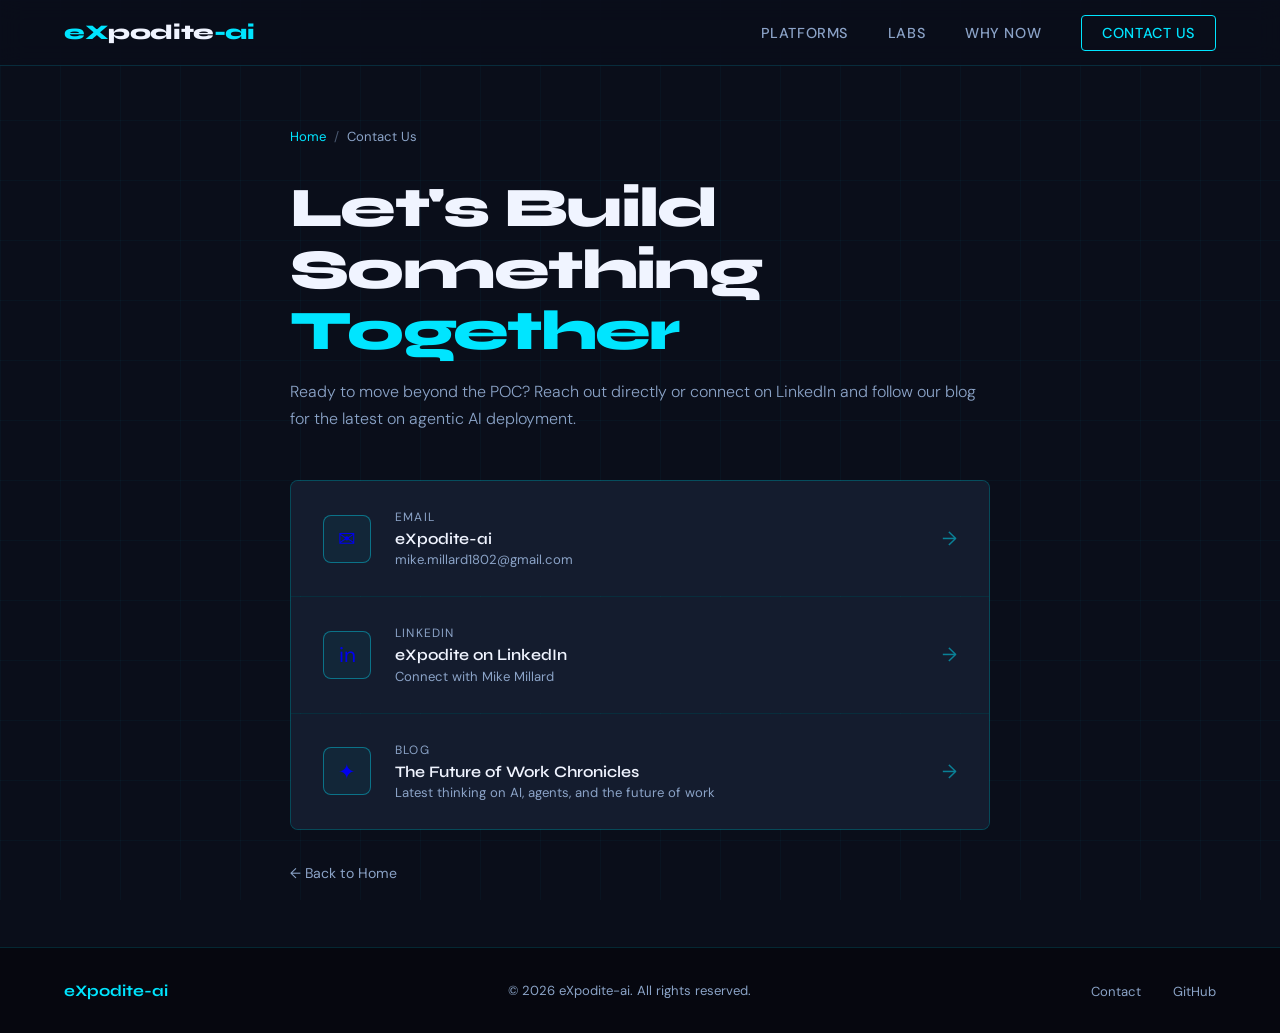
<file: contact.html>
<!DOCTYPE html>
<html lang="en">
<head>
<meta charset="UTF-8" />
<meta name="viewport" content="width=device-width, initial-scale=1.0" />
<title>Contact | eXpodite-ai</title>
<link href="https://fonts.googleapis.com/css2?family=Syne:wght@400;700;800&family=DM+Sans:wght@300;400;500&display=swap" rel="stylesheet" />
<style>
  *, *::before, *::after { box-sizing: border-box; margin: 0; padding: 0; }
  :root {
    --cyan: #00e5ff;
    --blue-deep: #0a0e1a;
    --blue-card: #141c2e;
    --border: rgba(0,229,255,0.15);
    --border-hover: rgba(0,229,255,0.4);
    --text-primary: #f0f4ff;
    --text-secondary: #8ba3c7;
  }
  html { scroll-behavior: smooth; }
  body {
    font-family: 'DM Sans', sans-serif;
    background: var(--blue-deep);
    color: var(--text-primary);
    overflow-x: hidden;
    min-height: 100vh;
    display: flex;
    flex-direction: column;
  }
  body::before {
    content: '';
    position: fixed;
    inset: 0;
    background-image:
      linear-gradient(rgba(0,229,255,0.03) 1px, transparent 1px),
      linear-gradient(90deg, rgba(0,229,255,0.03) 1px, transparent 1px);
    background-size: 60px 60px;
    pointer-events: none;
    z-index: 0;
  }
  nav {
    position: fixed;
    top: 0; left: 0; right: 0;
    z-index: 100;
    display: flex;
    justify-content: space-between;
    align-items: center;
    padding: 1.25rem 4rem;
    background: rgba(10,14,26,0.85);
    backdrop-filter: blur(12px);
    border-bottom: 0.5px solid var(--border);
  }
  .nav-logo {
    font-family: 'Syne', sans-serif;
    font-weight: 800;
    font-size: 1.3rem;
    color: var(--cyan);
    letter-spacing: -0.02em;
    text-decoration: none;
  }
  .nav-logo span { color: var(--text-primary); }
  nav ul { list-style: none; display: flex; gap: 2.5rem; }
  nav ul a {
    color: var(--text-secondary);
    text-decoration: none;
    font-size: 0.9rem;
    font-weight: 500;
    letter-spacing: 0.04em;
    text-transform: uppercase;
    transition: color 0.2s;
  }
  nav ul a:hover, nav ul a.active { color: var(--cyan); }
  .nav-cta {
    background: transparent;
    border: 1px solid var(--cyan);
    color: var(--cyan) !important;
    padding: 0.5rem 1.25rem;
    border-radius: 4px;
  }

  main {
    position: relative;
    z-index: 1;
    flex: 1;
    display: flex;
    align-items: center;
    justify-content: center;
    padding: 8rem 2rem 4rem;
  }

  .contact-wrap {
    width: 100%;
    max-width: 700px;
  }

  .breadcrumb {
    display: flex;
    align-items: center;
    gap: 0.5rem;
    font-size: 0.82rem;
    color: var(--text-secondary);
    margin-bottom: 2rem;
  }
  .breadcrumb a { color: var(--cyan); text-decoration: none; }
  .breadcrumb a:hover { text-decoration: underline; }
  .breadcrumb span { opacity: 0.5; }

  .contact-wrap h1 {
    font-family: 'Syne', sans-serif;
    font-size: clamp(2.2rem, 5vw, 3.5rem);
    font-weight: 800;
    letter-spacing: -0.03em;
    line-height: 1.1;
    margin-bottom: 1rem;
  }
  .contact-wrap h1 .hl { color: var(--cyan); }

  .contact-wrap .intro {
    font-size: 1rem;
    color: var(--text-secondary);
    line-height: 1.7;
    margin-bottom: 3rem;
    font-weight: 300;
  }

  .contact-cards {
    display: flex;
    flex-direction: column;
    gap: 1px;
    background: var(--border);
    border: 0.5px solid var(--border);
    border-radius: 8px;
    overflow: hidden;
    margin-bottom: 2rem;
  }

  .contact-card {
    background: var(--blue-card);
    padding: 1.75rem 2rem;
    display: flex;
    align-items: center;
    gap: 1.5rem;
    text-decoration: none;
    transition: background 0.25s;
    position: relative;
    overflow: hidden;
  }
  .contact-card::before {
    content: '';
    position: absolute;
    left: 0; top: 0; bottom: 0;
    width: 2px;
    background: var(--cyan);
    opacity: 0;
    transition: opacity 0.25s;
  }
  .contact-card:hover { background: #18243a; }
  .contact-card:hover::before { opacity: 1; }

  .contact-icon {
    width: 48px;
    height: 48px;
    border-radius: 8px;
    border: 1px solid var(--border-hover);
    display: flex;
    align-items: center;
    justify-content: center;
    font-size: 1.3rem;
    flex-shrink: 0;
    background: rgba(0,229,255,0.05);
  }

  .contact-info { flex: 1; }
  .contact-info .label {
    font-size: 0.75rem;
    letter-spacing: 0.1em;
    text-transform: uppercase;
    color: var(--text-secondary);
    margin-bottom: 0.25rem;
  }
  .contact-info .value {
    font-family: 'Syne', sans-serif;
    font-size: 1rem;
    font-weight: 600;
    color: var(--text-primary);
  }
  .contact-info .sub {
    font-size: 0.82rem;
    color: var(--text-secondary);
    margin-top: 0.2rem;
  }

  .contact-arrow {
    color: var(--cyan);
    font-size: 1.2rem;
    opacity: 0.5;
    transition: opacity 0.2s, transform 0.2s;
  }
  .contact-card:hover .contact-arrow { opacity: 1; transform: translateX(4px); }

  .back-link {
    display: inline-flex;
    align-items: center;
    gap: 0.5rem;
    font-size: 0.88rem;
    color: var(--text-secondary);
    text-decoration: none;
    transition: color 0.2s;
  }
  .back-link:hover { color: var(--cyan); }

  footer {
    position: relative;
    z-index: 1;
    padding: 2rem 4rem;
    border-top: 0.5px solid var(--border);
    display: flex;
    justify-content: space-between;
    align-items: center;
    background: rgba(5,7,13,0.8);
  }
  footer .foot-logo { font-family: 'Syne', sans-serif; font-weight: 700; font-size: 1rem; color: var(--cyan); }
  footer p { font-size: 0.82rem; color: var(--text-secondary); }
  .foot-links { display: flex; gap: 2rem; list-style: none; }
  .foot-links a { font-size: 0.82rem; color: var(--text-secondary); text-decoration: none; transition: color 0.2s; }
  .foot-links a:hover { color: var(--cyan); }

  @media (max-width: 768px) {
    nav { padding: 1rem 1.5rem; }
    nav ul { display: none; }
    footer { flex-direction: column; gap: 1rem; text-align: center; padding: 2rem 1.5rem; }
    main { padding: 7rem 1.5rem 3rem; }
  }
</style>
</head>
<body>

<nav>
  <a href="index.html" class="nav-logo">eX<span>podite</span>-ai</a>
  <ul>
    <li><a href="index.html#platforms">Platforms</a></li>
    <li><a href="index.html#labs">Labs</a></li>
    <li><a href="index.html#challenge">Why Now</a></li>
    <li><a href="contact.html" class="nav-cta active">Contact Us</a></li>
  </ul>
</nav>

<main>
  <div class="contact-wrap">
    <div class="breadcrumb">
      <a href="index.html">Home</a>
      <span>/</span>
      Contact Us
    </div>

    <h1>Let's Build Something<br><span class="hl">Together</span></h1>
    <p class="intro">
      Ready to move beyond the POC? Reach out directly or connect on LinkedIn and follow our blog for the latest on agentic AI deployment.
    </p>

    <div class="contact-cards">
      <a href="mailto:mike.millard1802@gmail.com" class="contact-card">
        <div class="contact-icon">✉</div>
        <div class="contact-info">
          <div class="label">Email</div>
          <div class="value">eXpodite-ai</div>
          <div class="sub">mike.millard1802@gmail.com</div>
        </div>
        <div class="contact-arrow">→</div>
      </a>

      <a href="https://www.linkedin.com/in/millardmike/" target="_blank" rel="noopener" class="contact-card">
        <div class="contact-icon">in</div>
        <div class="contact-info">
          <div class="label">LinkedIn</div>
          <div class="value">eXpodite on LinkedIn</div>
          <div class="sub">Connect with Mike Millard</div>
        </div>
        <div class="contact-arrow">→</div>
      </a>

      <a href="https://the-future-of-work-chronicles.blogspot.com/" target="_blank" rel="noopener" class="contact-card">
        <div class="contact-icon">✦</div>
        <div class="contact-info">
          <div class="label">Blog</div>
          <div class="value">The Future of Work Chronicles</div>
          <div class="sub">Latest thinking on AI, agents, and the future of work</div>
        </div>
        <div class="contact-arrow">→</div>
      </a>
    </div>

    <a href="index.html" class="back-link">← Back to Home</a>
  </div>
</main>

<footer>
  <div class="foot-logo">eXpodite-ai</div>
  <p>© 2026 eXpodite-ai. All rights reserved.</p>
  <ul class="foot-links">
    <li><a href="contact.html">Contact</a></li>
    <li><a href="https://github.com/mikemillard1802">GitHub</a></li>
  </ul>
</footer>

</body>
</html>
</file>
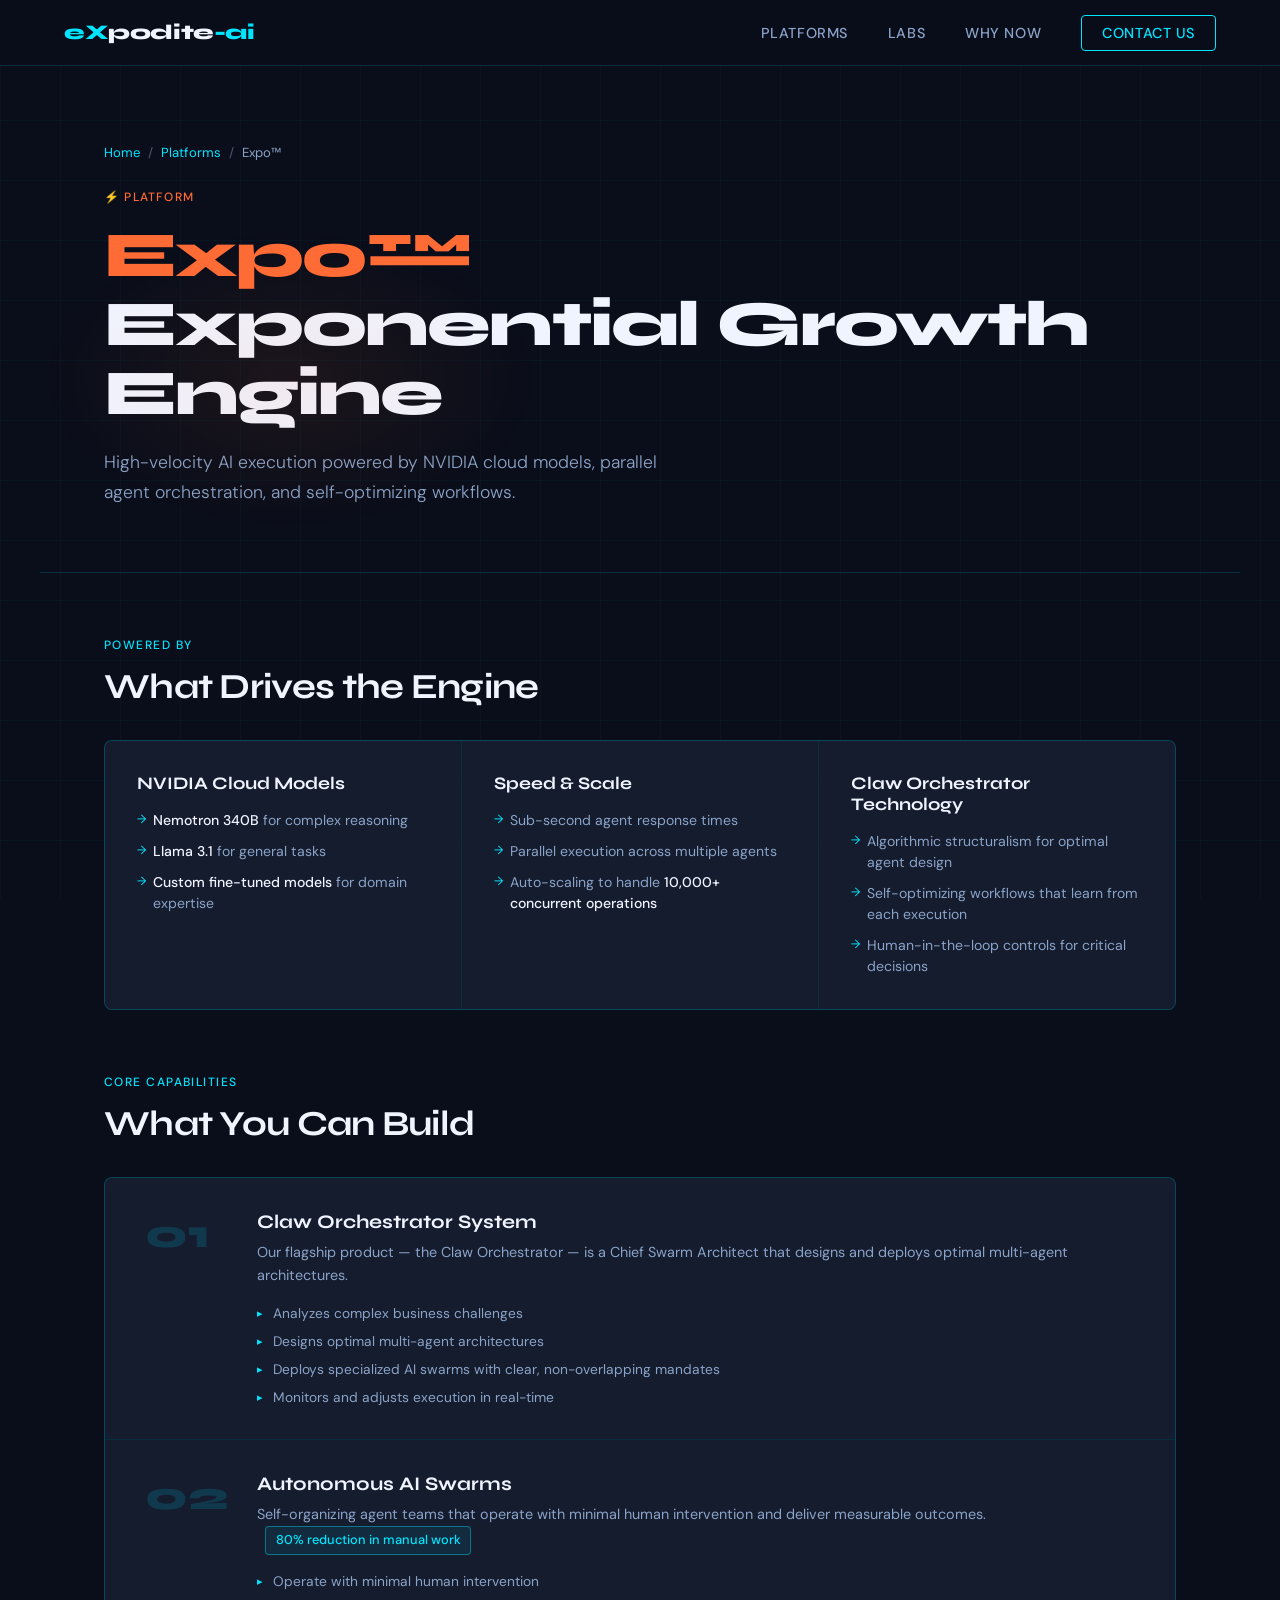
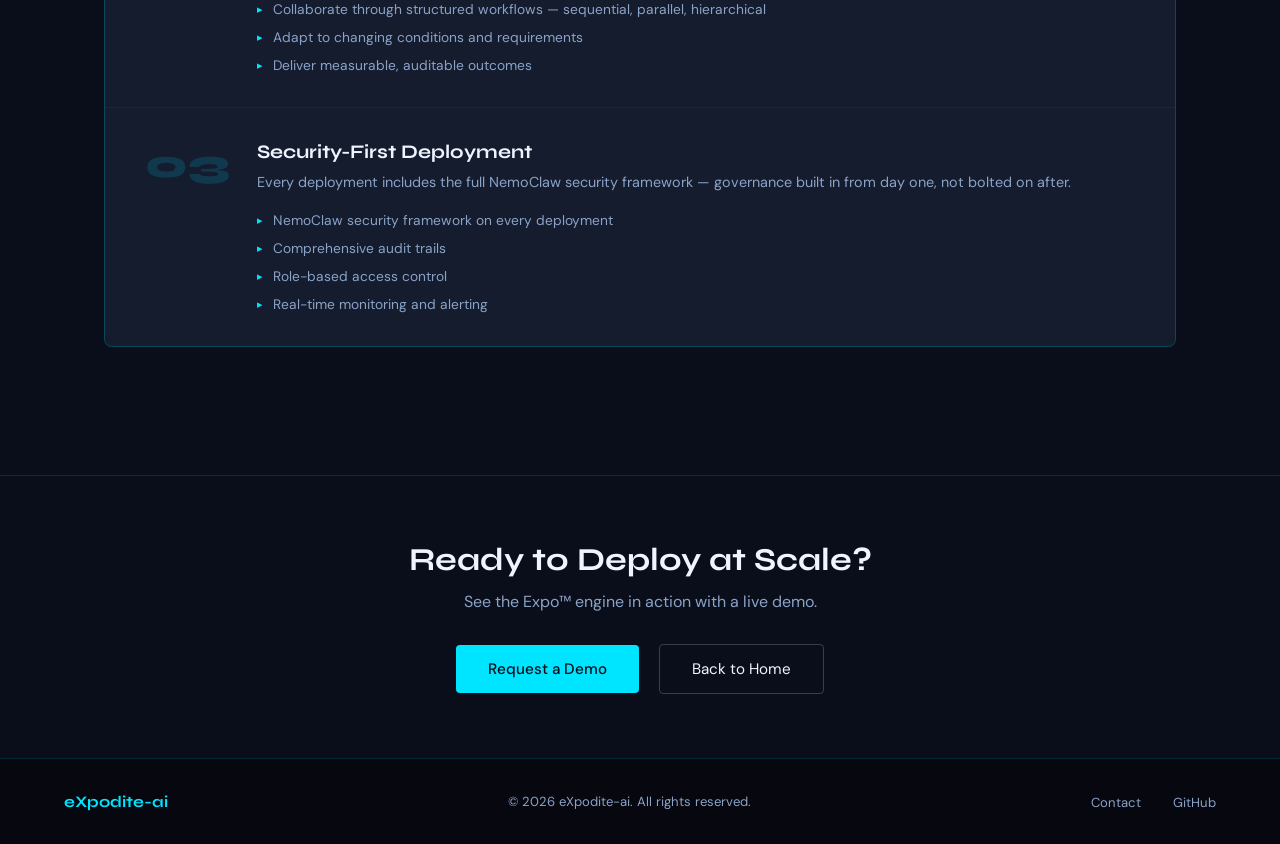
<file: expo.html>
<!DOCTYPE html>
<html lang="en">
<head>
<meta charset="UTF-8" />
<meta name="viewport" content="width=device-width, initial-scale=1.0" />
<title>Expo™ | eXpodite-ai Exponential Growth Engine</title>
<link href="https://fonts.googleapis.com/css2?family=Syne:wght@400;700;800&family=DM+Sans:wght@300;400;500&display=swap" rel="stylesheet" />
<style>
  *, *::before, *::after { box-sizing: border-box; margin: 0; padding: 0; }
  :root {
    --cyan: #00e5ff;
    --cyan-dim: #00bcd4;
    --blue-deep: #0a0e1a;
    --blue-mid: #0d1528;
    --blue-card: #141c2e;
    --border: rgba(0,229,255,0.15);
    --border-hover: rgba(0,229,255,0.4);
    --text-primary: #f0f4ff;
    --text-secondary: #8ba3c7;
    --accent-orange: #ff6b35;
  }
  html { scroll-behavior: smooth; }
  body {
    font-family: 'DM Sans', sans-serif;
    background: var(--blue-deep);
    color: var(--text-primary);
    overflow-x: hidden;
  }
  body::before {
    content: '';
    position: fixed;
    inset: 0;
    background-image:
      linear-gradient(rgba(0,229,255,0.03) 1px, transparent 1px),
      linear-gradient(90deg, rgba(0,229,255,0.03) 1px, transparent 1px);
    background-size: 60px 60px;
    pointer-events: none;
    z-index: 0;
  }
  nav {
    position: fixed;
    top: 0; left: 0; right: 0;
    z-index: 100;
    display: flex;
    justify-content: space-between;
    align-items: center;
    padding: 1.25rem 4rem;
    background: rgba(10,14,26,0.85);
    backdrop-filter: blur(12px);
    border-bottom: 0.5px solid var(--border);
  }
  .nav-logo {
    font-family: 'Syne', sans-serif;
    font-weight: 800;
    font-size: 1.3rem;
    color: var(--cyan);
    letter-spacing: -0.02em;
    text-decoration: none;
  }
  .nav-logo span { color: var(--text-primary); }
  nav ul { list-style: none; display: flex; gap: 2.5rem; }
  nav ul a {
    color: var(--text-secondary);
    text-decoration: none;
    font-size: 0.9rem;
    font-weight: 500;
    letter-spacing: 0.04em;
    text-transform: uppercase;
    transition: color 0.2s;
  }
  nav ul a:hover { color: var(--cyan); }
  .nav-cta {
    background: transparent;
    border: 1px solid var(--cyan);
    color: var(--cyan) !important;
    padding: 0.5rem 1.25rem;
    border-radius: 4px;
    transition: background 0.2s, color 0.2s !important;
  }
  .nav-cta:hover { background: var(--cyan) !important; color: var(--blue-deep) !important; }

  /* PAGE HERO */
  .page-hero {
    position: relative;
    z-index: 1;
    padding: 9rem 4rem 4rem;
    max-width: 1200px;
    margin: 0 auto;
    border-bottom: 0.5px solid var(--border);
  }
  .page-hero::after {
    content: '';
    position: absolute;
    top: 40%;
    left: 0;
    width: 500px;
    height: 300px;
    background: radial-gradient(ellipse, rgba(255,107,53,0.08) 0%, transparent 70%);
    pointer-events: none;
  }
  .breadcrumb {
    display: flex;
    align-items: center;
    gap: 0.5rem;
    font-size: 0.82rem;
    color: var(--text-secondary);
    margin-bottom: 1.5rem;
  }
  .breadcrumb a { color: var(--cyan); text-decoration: none; }
  .breadcrumb a:hover { text-decoration: underline; }
  .breadcrumb span { opacity: 0.5; }
  .page-eyebrow {
    display: inline-flex;
    align-items: center;
    gap: 0.5rem;
    font-size: 0.75rem;
    font-weight: 500;
    letter-spacing: 0.1em;
    text-transform: uppercase;
    color: var(--accent-orange);
    margin-bottom: 1rem;
  }
  .page-hero h1 {
    font-family: 'Syne', sans-serif;
    font-size: clamp(2.5rem, 5vw, 4rem);
    font-weight: 800;
    letter-spacing: -0.03em;
    line-height: 1.08;
    margin-bottom: 1.25rem;
  }
  .page-hero h1 .bolt { color: var(--accent-orange); }
  .page-hero p {
    font-size: 1.1rem;
    color: var(--text-secondary);
    max-width: 600px;
    line-height: 1.7;
    font-weight: 300;
  }

  /* CONTENT */
  .content {
    position: relative;
    z-index: 1;
    max-width: 1200px;
    margin: 0 auto;
    padding: 4rem;
  }
  .section-eyebrow {
    font-size: 0.75rem;
    font-weight: 500;
    letter-spacing: 0.12em;
    text-transform: uppercase;
    color: var(--cyan);
    margin-bottom: 0.75rem;
  }
  .content h2 {
    font-family: 'Syne', sans-serif;
    font-size: clamp(1.6rem, 3vw, 2.2rem);
    font-weight: 700;
    letter-spacing: -0.02em;
    margin-bottom: 2rem;
    color: var(--text-primary);
  }

  /* ENGINE GRID */
  .engine-grid {
    display: grid;
    grid-template-columns: repeat(auto-fit, minmax(300px, 1fr));
    gap: 1px;
    background: var(--border);
    border: 0.5px solid var(--border);
    border-radius: 8px;
    overflow: hidden;
    margin-bottom: 4rem;
  }
  .engine-card {
    background: var(--blue-card);
    padding: 2rem;
    transition: background 0.3s;
    position: relative;
  }
  .engine-card::before {
    content: '';
    position: absolute;
    top: 0; left: 0; right: 0;
    height: 2px;
    opacity: 0;
    transition: opacity 0.3s;
  }
  .engine-card.orange::before { background: linear-gradient(90deg, var(--accent-orange), transparent); }
  .engine-card.cyan::before { background: linear-gradient(90deg, var(--cyan), transparent); }
  .engine-card.green::before { background: linear-gradient(90deg, #00ff88, transparent); }
  .engine-card:hover { background: #18243a; }
  .engine-card:hover::before { opacity: 1; }
  .engine-card h3 {
    font-family: 'Syne', sans-serif;
    font-size: 1.1rem;
    font-weight: 700;
    margin-bottom: 1rem;
    color: var(--text-primary);
  }
  .engine-card ul {
    list-style: none;
    display: flex;
    flex-direction: column;
    gap: 0.6rem;
  }
  .engine-card ul li {
    font-size: 0.88rem;
    color: var(--text-secondary);
    line-height: 1.5;
    padding-left: 1rem;
    position: relative;
  }
  .engine-card ul li::before {
    content: '→';
    position: absolute;
    left: 0;
    color: var(--cyan);
    font-size: 0.75rem;
  }
  .engine-card ul li strong {
    color: var(--text-primary);
    font-weight: 500;
  }

  /* CAPABILITIES */
  .cap-grid {
    display: flex;
    flex-direction: column;
    gap: 1px;
    background: var(--border);
    border: 0.5px solid var(--border);
    border-radius: 8px;
    overflow: hidden;
    margin-bottom: 4rem;
  }
  .cap-item {
    background: var(--blue-card);
    padding: 2rem 2.5rem;
    display: grid;
    grid-template-columns: 80px 1fr;
    gap: 2rem;
    align-items: start;
    transition: background 0.3s;
  }
  .cap-item:hover { background: #18243a; }
  .cap-num {
    font-family: 'Syne', sans-serif;
    font-size: 2.5rem;
    font-weight: 800;
    color: rgba(0,229,255,0.15);
    line-height: 1;
    padding-top: 4px;
  }
  .cap-body h3 {
    font-family: 'Syne', sans-serif;
    font-size: 1.2rem;
    font-weight: 700;
    margin-bottom: 0.5rem;
    color: var(--text-primary);
  }
  .cap-body > p {
    font-size: 0.9rem;
    color: var(--text-secondary);
    margin-bottom: 1rem;
    line-height: 1.6;
  }
  .cap-body ul {
    list-style: none;
    display: flex;
    flex-direction: column;
    gap: 0.45rem;
  }
  .cap-body ul li {
    font-size: 0.86rem;
    color: var(--text-secondary);
    padding-left: 1rem;
    position: relative;
    line-height: 1.5;
  }
  .cap-body ul li::before {
    content: '▸';
    position: absolute;
    left: 0;
    color: var(--cyan);
    font-size: 0.7rem;
    top: 2px;
  }
  .highlight-stat {
    display: inline-block;
    background: rgba(0,229,255,0.08);
    border: 0.5px solid var(--border-hover);
    border-radius: 4px;
    padding: 0.2rem 0.6rem;
    font-size: 0.8rem;
    color: var(--cyan);
    font-weight: 500;
    margin-left: 0.5rem;
  }

  /* CTA */
  .page-cta {
    position: relative;
    z-index: 1;
    text-align: center;
    padding: 4rem;
    border-top: 0.5px solid var(--border);
  }
  .page-cta h2 {
    font-family: 'Syne', sans-serif;
    font-size: 2rem;
    font-weight: 700;
    margin-bottom: 0.75rem;
  }
  .page-cta p { color: var(--text-secondary); margin-bottom: 2rem; }
  .btn-primary {
    background: var(--cyan);
    color: var(--blue-deep);
    border: none;
    padding: 0.85rem 2rem;
    font-family: 'DM Sans', sans-serif;
    font-size: 0.95rem;
    font-weight: 500;
    border-radius: 4px;
    cursor: pointer;
    text-decoration: none;
    transition: opacity 0.2s, transform 0.2s;
    display: inline-block;
  }
  .btn-primary:hover { opacity: 0.85; transform: translateY(-1px); }
  .btn-secondary {
    background: transparent;
    color: var(--text-primary);
    border: 1px solid rgba(255,255,255,0.2);
    padding: 0.85rem 2rem;
    font-family: 'DM Sans', sans-serif;
    font-size: 0.95rem;
    font-weight: 400;
    border-radius: 4px;
    cursor: pointer;
    text-decoration: none;
    transition: border-color 0.2s, color 0.2s;
    display: inline-block;
    margin-left: 1rem;
  }
  .btn-secondary:hover { border-color: var(--cyan); color: var(--cyan); }

  footer {
    position: relative;
    z-index: 1;
    padding: 2rem 4rem;
    border-top: 0.5px solid var(--border);
    display: flex;
    justify-content: space-between;
    align-items: center;
    background: rgba(5,7,13,0.8);
  }
  footer .foot-logo {
    font-family: 'Syne', sans-serif;
    font-weight: 700;
    font-size: 1rem;
    color: var(--cyan);
  }
  footer p { font-size: 0.82rem; color: var(--text-secondary); }
  .foot-links { display: flex; gap: 2rem; list-style: none; }
  .foot-links a { font-size: 0.82rem; color: var(--text-secondary); text-decoration: none; transition: color 0.2s; }
  .foot-links a:hover { color: var(--cyan); }

  @media (max-width: 768px) {
    nav { padding: 1rem 1.5rem; }
    nav ul { display: none; }
    .page-hero { padding: 7rem 1.5rem 3rem; }
    .content { padding: 3rem 1.5rem; }
    .cap-item { grid-template-columns: 1fr; gap: 0.5rem; }
    .cap-num { font-size: 1.5rem; }
    footer { flex-direction: column; gap: 1rem; text-align: center; padding: 2rem 1.5rem; }
    .page-cta { padding: 3rem 1.5rem; }
  }
</style>
</head>
<body>

<nav>
  <a href="index.html" class="nav-logo">eX<span>podite</span>-ai</a>
  <ul>
    <li><a href="index.html#platforms">Platforms</a></li>
    <li><a href="index.html#labs">Labs</a></li>
    <li><a href="index.html#challenge">Why Now</a></li>
    <li><a href="contact.html" class="nav-cta">Contact Us</a></li>
  </ul>
</nav>

<div class="page-hero">
  <div class="breadcrumb">
    <a href="index.html">Home</a>
    <span>/</span>
    <a href="index.html#platforms">Platforms</a>
    <span>/</span>
    Expo™
  </div>
  <div class="page-eyebrow">⚡ Platform</div>
  <h1><span class="bolt">Expo™</span><br>Exponential Growth Engine</h1>
  <p>High-velocity AI execution powered by NVIDIA cloud models, parallel agent orchestration, and self-optimizing workflows.</p>
</div>

<div class="content">
  <p class="section-eyebrow">Powered By</p>
  <h2>What Drives the Engine</h2>

  <div class="engine-grid">
    <div class="engine-card orange">
      <h3>NVIDIA Cloud Models</h3>
      <ul>
        <li><strong>Nemotron 340B</strong> for complex reasoning</li>
        <li><strong>Llama 3.1</strong> for general tasks</li>
        <li><strong>Custom fine-tuned models</strong> for domain expertise</li>
      </ul>
    </div>
    <div class="engine-card cyan">
      <h3>Speed &amp; Scale</h3>
      <ul>
        <li>Sub-second agent response times</li>
        <li>Parallel execution across multiple agents</li>
        <li>Auto-scaling to handle <strong>10,000+ concurrent operations</strong></li>
      </ul>
    </div>
    <div class="engine-card green">
      <h3>Claw Orchestrator Technology</h3>
      <ul>
        <li>Algorithmic structuralism for optimal agent design</li>
        <li>Self-optimizing workflows that learn from each execution</li>
        <li>Human-in-the-loop controls for critical decisions</li>
      </ul>
    </div>
  </div>

  <p class="section-eyebrow">Core Capabilities</p>
  <h2>What You Can Build</h2>

  <div class="cap-grid">
    <div class="cap-item">
      <div class="cap-num">01</div>
      <div class="cap-body">
        <h3>Claw Orchestrator System</h3>
        <p>Our flagship product — the Claw Orchestrator — is a Chief Swarm Architect that designs and deploys optimal multi-agent architectures.</p>
        <ul>
          <li>Analyzes complex business challenges</li>
          <li>Designs optimal multi-agent architectures</li>
          <li>Deploys specialized AI swarms with clear, non-overlapping mandates</li>
          <li>Monitors and adjusts execution in real-time</li>
        </ul>
      </div>
    </div>
    <div class="cap-item">
      <div class="cap-num">02</div>
      <div class="cap-body">
        <h3>Autonomous AI Swarms</h3>
        <p>Self-organizing agent teams that operate with minimal human intervention and deliver measurable outcomes. <span class="highlight-stat">80% reduction in manual work</span></p>
        <ul>
          <li>Operate with minimal human intervention</li>
          <li>Collaborate through structured workflows — sequential, parallel, hierarchical</li>
          <li>Adapt to changing conditions and requirements</li>
          <li>Deliver measurable, auditable outcomes</li>
        </ul>
      </div>
    </div>
    <div class="cap-item">
      <div class="cap-num">03</div>
      <div class="cap-body">
        <h3>Security-First Deployment</h3>
        <p>Every deployment includes the full NemoClaw security framework — governance built in from day one, not bolted on after.</p>
        <ul>
          <li>NemoClaw security framework on every deployment</li>
          <li>Comprehensive audit trails</li>
          <li>Role-based access control</li>
          <li>Real-time monitoring and alerting</li>
        </ul>
      </div>
    </div>
  </div>
</div>

<div class="page-cta">
  <h2>Ready to Deploy at Scale?</h2>
  <p>See the Expo™ engine in action with a live demo.</p>
  <a href="contact.html" class="btn-primary">Request a Demo</a>
  <a href="index.html" class="btn-secondary">Back to Home</a>
</div>

<footer>
  <div class="foot-logo">eXpodite-ai</div>
  <p>© 2026 eXpodite-ai. All rights reserved.</p>
  <ul class="foot-links">
    <li><a href="contact.html">Contact</a></li>
    <li><a href="https://github.com/mikemillard1802">GitHub</a></li>
  </ul>
</footer>

</body>
</html>
</file>
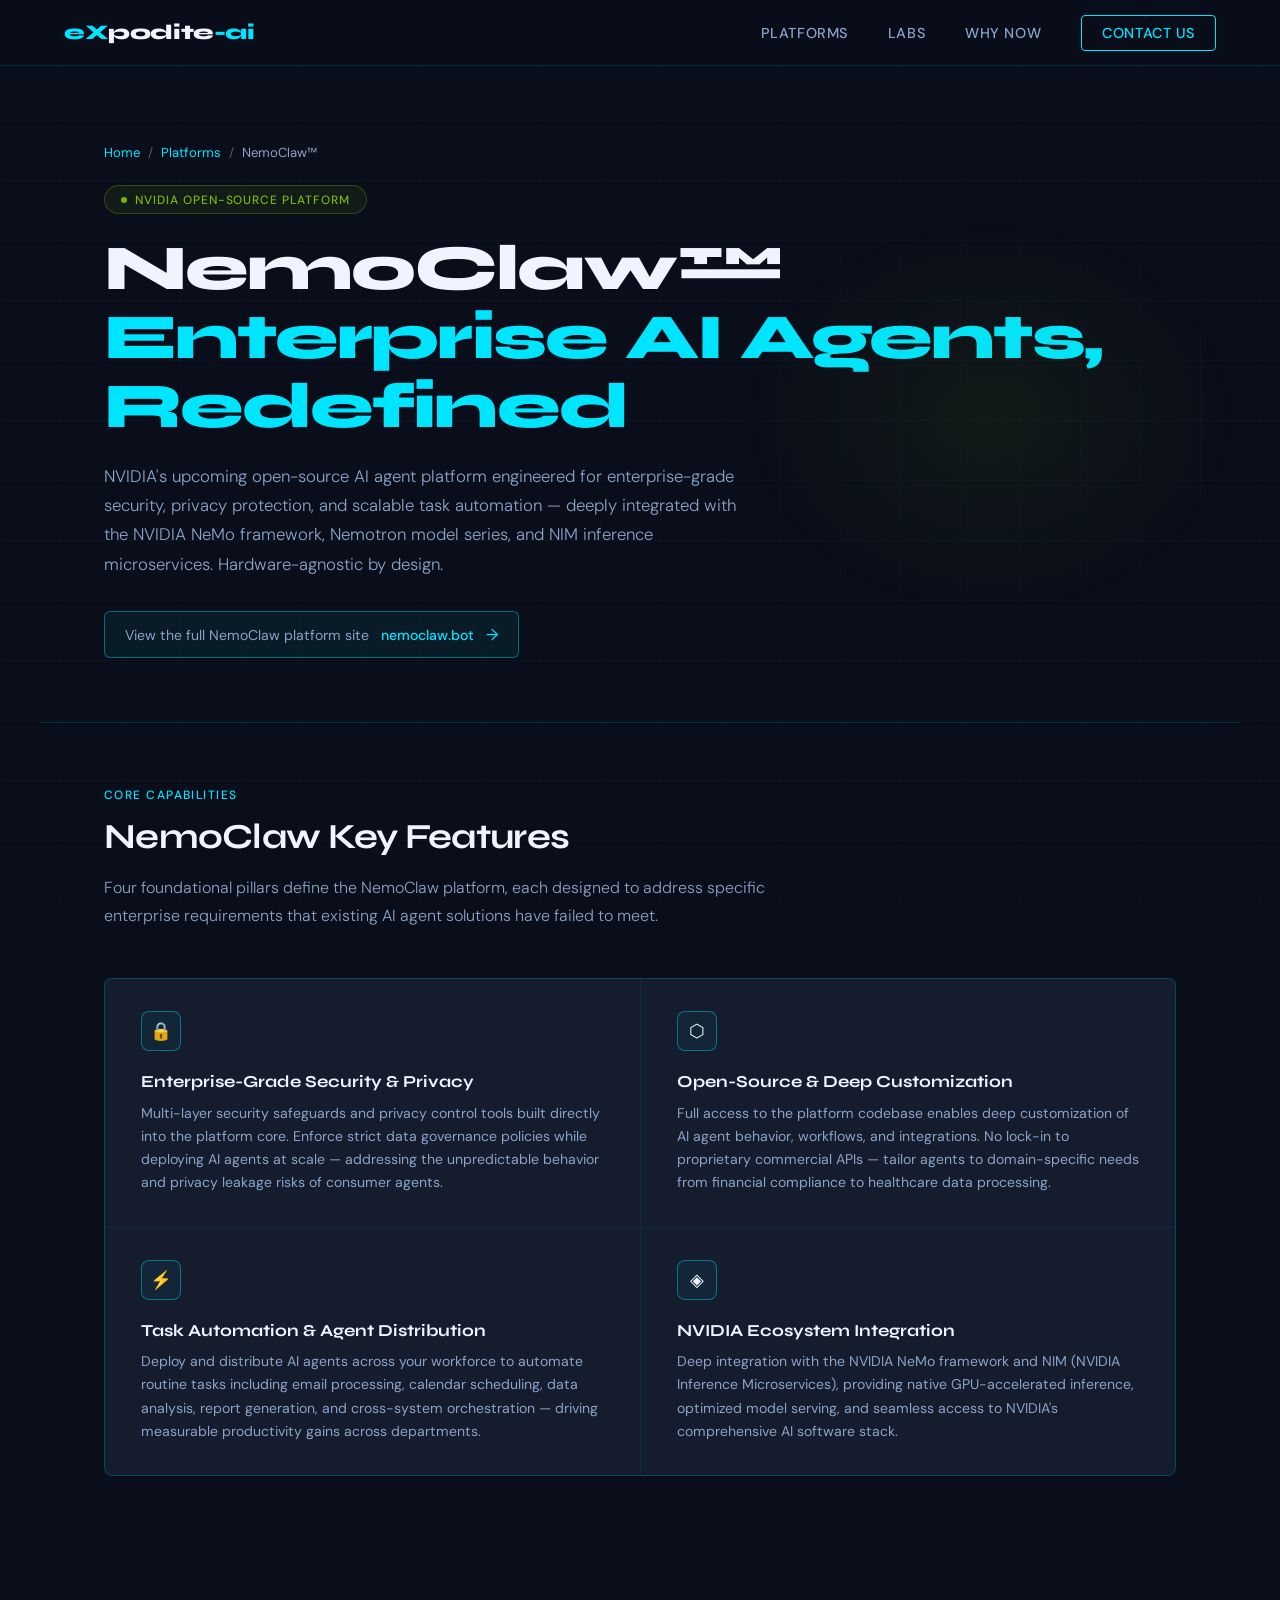
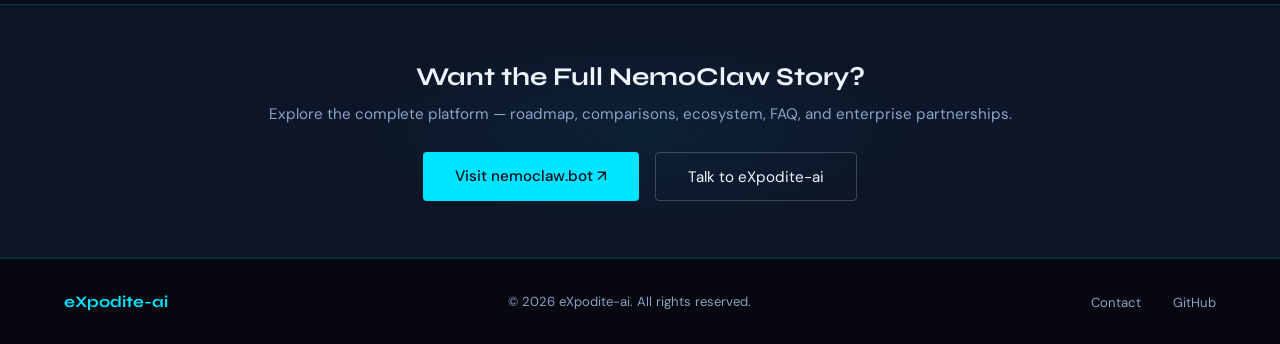
<file: nemoclaw.html>
<!DOCTYPE html>
<html lang="en">
<head>
<meta charset="UTF-8" />
<meta name="viewport" content="width=device-width, initial-scale=1.0" />
<title>NemoClaw™ | eXpodite-ai</title>
<link href="https://fonts.googleapis.com/css2?family=Syne:wght@400;700;800&family=DM+Sans:wght@300;400;500&display=swap" rel="stylesheet" />
<style>
  *, *::before, *::after { box-sizing: border-box; margin: 0; padding: 0; }
  :root {
    --cyan: #00e5ff;
    --cyan-dim: #00bcd4;
    --blue-deep: #0a0e1a;
    --blue-mid: #0d1528;
    --blue-card: #141c2e;
    --border: rgba(0,229,255,0.15);
    --border-hover: rgba(0,229,255,0.4);
    --text-primary: #f0f4ff;
    --text-secondary: #8ba3c7;
    --nvidia-green: #76b900;
  }
  html { scroll-behavior: smooth; }
  body {
    font-family: 'DM Sans', sans-serif;
    background: var(--blue-deep);
    color: var(--text-primary);
    overflow-x: hidden;
  }
  body::before {
    content: '';
    position: fixed;
    inset: 0;
    background-image:
      linear-gradient(rgba(0,229,255,0.03) 1px, transparent 1px),
      linear-gradient(90deg, rgba(0,229,255,0.03) 1px, transparent 1px);
    background-size: 60px 60px;
    pointer-events: none;
    z-index: 0;
  }

  /* NAV */
  nav {
    position: fixed;
    top: 0; left: 0; right: 0;
    z-index: 100;
    display: flex;
    justify-content: space-between;
    align-items: center;
    padding: 1.25rem 4rem;
    background: rgba(10,14,26,0.85);
    backdrop-filter: blur(12px);
    border-bottom: 0.5px solid var(--border);
  }
  .nav-logo {
    font-family: 'Syne', sans-serif;
    font-weight: 800;
    font-size: 1.3rem;
    color: var(--cyan);
    letter-spacing: -0.02em;
    text-decoration: none;
  }
  .nav-logo span { color: var(--text-primary); }
  nav ul { list-style: none; display: flex; gap: 2.5rem; }
  nav ul a {
    color: var(--text-secondary);
    text-decoration: none;
    font-size: 0.9rem;
    font-weight: 500;
    letter-spacing: 0.04em;
    text-transform: uppercase;
    transition: color 0.2s;
  }
  nav ul a:hover { color: var(--cyan); }
  .nav-cta {
    border: 1px solid var(--cyan);
    color: var(--cyan) !important;
    padding: 0.5rem 1.25rem;
    border-radius: 4px;
    transition: background 0.2s, color 0.2s !important;
  }
  .nav-cta:hover { background: var(--cyan) !important; color: var(--blue-deep) !important; }

  /* PAGE HERO */
  .page-hero {
    position: relative;
    z-index: 1;
    padding: 9rem 4rem 4rem;
    max-width: 1200px;
    margin: 0 auto;
    border-bottom: 0.5px solid var(--border);
  }
  .page-hero::after {
    content: '';
    position: absolute;
    top: 30%;
    right: 0;
    width: 500px;
    height: 400px;
    background: radial-gradient(ellipse, rgba(118,185,0,0.07) 0%, transparent 70%);
    pointer-events: none;
  }
  .breadcrumb {
    display: flex;
    align-items: center;
    gap: 0.5rem;
    font-size: 0.82rem;
    color: var(--text-secondary);
    margin-bottom: 1.5rem;
  }
  .breadcrumb a { color: var(--cyan); text-decoration: none; }
  .breadcrumb a:hover { text-decoration: underline; }
  .breadcrumb span { opacity: 0.5; }

  .nvidia-badge {
    display: inline-flex;
    align-items: center;
    gap: 0.5rem;
    background: rgba(118,185,0,0.08);
    border: 0.5px solid rgba(118,185,0,0.3);
    border-radius: 100px;
    padding: 0.35rem 1rem;
    font-size: 0.75rem;
    font-weight: 500;
    letter-spacing: 0.08em;
    text-transform: uppercase;
    color: var(--nvidia-green);
    margin-bottom: 1.25rem;
  }
  .nvidia-badge::before {
    content: '';
    width: 6px; height: 6px;
    border-radius: 50%;
    background: var(--nvidia-green);
    animation: pulse 2s infinite;
  }
  @keyframes pulse { 0%,100%{opacity:1} 50%{opacity:0.3} }

  .page-hero h1 {
    font-family: 'Syne', sans-serif;
    font-size: clamp(2.5rem, 5vw, 4rem);
    font-weight: 800;
    letter-spacing: -0.03em;
    line-height: 1.08;
    margin-bottom: 1.25rem;
  }
  .page-hero h1 .hl { color: var(--cyan); }

  .hero-desc {
    font-size: 1.05rem;
    color: var(--text-secondary);
    max-width: 650px;
    line-height: 1.75;
    font-weight: 300;
    margin-bottom: 2rem;
  }

  /* EXTERNAL LINK BANNER */
  .ext-banner {
    display: inline-flex;
    align-items: center;
    gap: 0.75rem;
    background: rgba(0,229,255,0.06);
    border: 0.5px solid var(--border-hover);
    border-radius: 6px;
    padding: 0.75rem 1.25rem;
    font-size: 0.88rem;
    color: var(--text-secondary);
    text-decoration: none;
    transition: background 0.2s, border-color 0.2s;
  }
  .ext-banner:hover { background: rgba(0,229,255,0.12); border-color: var(--cyan); }
  .ext-banner .ext-label { color: var(--cyan); font-weight: 500; }
  .ext-banner .ext-arrow { color: var(--cyan); font-size: 1rem; transition: transform 0.2s; }
  .ext-banner:hover .ext-arrow { transform: translateX(4px); }

  /* WHAT IS SECTION */
  .content {
    position: relative;
    z-index: 1;
    max-width: 1200px;
    margin: 0 auto;
    padding: 4rem;
  }

  .section-eyebrow {
    font-size: 0.75rem;
    font-weight: 500;
    letter-spacing: 0.12em;
    text-transform: uppercase;
    color: var(--cyan);
    margin-bottom: 0.75rem;
  }
  .content h2 {
    font-family: 'Syne', sans-serif;
    font-size: clamp(1.6rem, 3vw, 2.2rem);
    font-weight: 700;
    letter-spacing: -0.02em;
    margin-bottom: 1rem;
  }
  .content .lead {
    font-size: 1rem;
    color: var(--text-secondary);
    max-width: 720px;
    line-height: 1.75;
    margin-bottom: 3rem;
    font-weight: 300;
  }

  /* FOUR PILLARS */
  .pillars-grid {
    display: grid;
    grid-template-columns: repeat(2, 1fr);
    gap: 1px;
    background: var(--border);
    border: 0.5px solid var(--border);
    border-radius: 8px;
    overflow: hidden;
    margin-bottom: 4rem;
  }

  .pillar {
    background: var(--blue-card);
    padding: 2rem 2.25rem;
    transition: background 0.3s;
    position: relative;
    overflow: hidden;
  }
  .pillar::before {
    content: '';
    position: absolute;
    top: 0; left: 0; right: 0;
    height: 2px;
    background: linear-gradient(90deg, var(--cyan), transparent);
    opacity: 0;
    transition: opacity 0.3s;
  }
  .pillar:hover { background: #18243a; }
  .pillar:hover::before { opacity: 1; }

  .pillar-icon {
    width: 40px; height: 40px;
    border: 1px solid var(--border-hover);
    border-radius: 8px;
    display: flex;
    align-items: center;
    justify-content: center;
    font-size: 1.1rem;
    margin-bottom: 1.25rem;
    background: rgba(0,229,255,0.05);
  }
  .pillar h3 {
    font-family: 'Syne', sans-serif;
    font-size: 1.05rem;
    font-weight: 700;
    margin-bottom: 0.6rem;
    color: var(--text-primary);
  }
  .pillar p {
    font-size: 0.88rem;
    color: var(--text-secondary);
    line-height: 1.65;
  }

  /* FULL PAGE CTA */
  .full-page-cta {
    position: relative;
    z-index: 1;
    background: var(--blue-mid);
    border-top: 0.5px solid var(--border);
    border-bottom: 0.5px solid var(--border);
    padding: 3.5rem 4rem;
    text-align: center;
  }
  .full-page-cta::before {
    content: '';
    position: absolute;
    top: 50%; left: 50%;
    transform: translate(-50%, -50%);
    width: 600px; height: 200px;
    background: radial-gradient(ellipse, rgba(0,188,212,0.07) 0%, transparent 70%);
    pointer-events: none;
  }
  .full-page-cta h2 {
    font-family: 'Syne', sans-serif;
    font-size: 1.6rem;
    font-weight: 700;
    margin-bottom: 0.75rem;
    position: relative;
    z-index: 1;
  }
  .full-page-cta p {
    color: var(--text-secondary);
    font-size: 0.95rem;
    margin-bottom: 1.75rem;
    position: relative;
    z-index: 1;
  }
  .cta-buttons {
    display: flex;
    gap: 1rem;
    justify-content: center;
    flex-wrap: wrap;
    position: relative;
    z-index: 1;
  }
  .btn-primary {
    background: var(--cyan);
    color: var(--blue-deep);
    border: none;
    padding: 0.85rem 2rem;
    font-family: 'DM Sans', sans-serif;
    font-size: 0.95rem;
    font-weight: 500;
    border-radius: 4px;
    cursor: pointer;
    text-decoration: none;
    transition: opacity 0.2s, transform 0.2s;
    display: inline-block;
  }
  .btn-primary:hover { opacity: 0.85; transform: translateY(-1px); }
  .btn-ghost {
    background: transparent;
    color: var(--text-primary);
    border: 1px solid rgba(255,255,255,0.2);
    padding: 0.85rem 2rem;
    font-family: 'DM Sans', sans-serif;
    font-size: 0.95rem;
    font-weight: 400;
    border-radius: 4px;
    text-decoration: none;
    transition: border-color 0.2s, color 0.2s;
    display: inline-block;
  }
  .btn-ghost:hover { border-color: var(--cyan); color: var(--cyan); }

  footer {
    position: relative;
    z-index: 1;
    padding: 2rem 4rem;
    border-top: 0.5px solid var(--border);
    display: flex;
    justify-content: space-between;
    align-items: center;
    background: rgba(5,7,13,0.8);
  }
  footer .foot-logo { font-family: 'Syne', sans-serif; font-weight: 700; font-size: 1rem; color: var(--cyan); }
  footer p { font-size: 0.82rem; color: var(--text-secondary); }
  .foot-links { display: flex; gap: 2rem; list-style: none; }
  .foot-links a { font-size: 0.82rem; color: var(--text-secondary); text-decoration: none; transition: color 0.2s; }
  .foot-links a:hover { color: var(--cyan); }

  @media (max-width: 768px) {
    nav { padding: 1rem 1.5rem; }
    nav ul { display: none; }
    .page-hero { padding: 7rem 1.5rem 3rem; }
    .content { padding: 3rem 1.5rem; }
    .pillars-grid { grid-template-columns: 1fr; }
    .full-page-cta { padding: 3rem 1.5rem; }
    footer { flex-direction: column; gap: 1rem; text-align: center; padding: 2rem 1.5rem; }
  }
</style>
</head>
<body>

<nav>
  <a href="index.html" class="nav-logo">eX<span>podite</span>-ai</a>
  <ul>
    <li><a href="index.html#platforms">Platforms</a></li>
    <li><a href="index.html#labs">Labs</a></li>
    <li><a href="index.html#challenge">Why Now</a></li>
    <li><a href="contact.html" class="nav-cta">Contact Us</a></li>
  </ul>
</nav>

<!-- HERO -->
<div class="page-hero">
  <div class="breadcrumb">
    <a href="index.html">Home</a>
    <span>/</span>
    <a href="index.html#platforms">Platforms</a>
    <span>/</span>
    NemoClaw™
  </div>

  <div class="nvidia-badge">NVIDIA Open-Source Platform</div>
  <h1>NemoClaw™<br><span class="hl">Enterprise AI Agents,<br>Redefined</span></h1>
  <p class="hero-desc">
    NVIDIA's upcoming open-source AI agent platform engineered for enterprise-grade security, privacy protection, and scalable task automation — deeply integrated with the NVIDIA NeMo framework, Nemotron model series, and NIM inference microservices. Hardware-agnostic by design.
  </p>

  <a href="https://nemoclaw.bot/" target="_blank" rel="noopener" class="ext-banner">
    <span>View the full NemoClaw platform site</span>
    <span class="ext-label">nemoclaw.bot</span>
    <span class="ext-arrow">→</span>
  </a>
</div>

<!-- KEY FEATURES -->
<div class="content">
  <p class="section-eyebrow">Core Capabilities</p>
  <h2>NemoClaw Key Features</h2>
  <p class="lead">
    Four foundational pillars define the NemoClaw platform, each designed to address specific enterprise requirements that existing AI agent solutions have failed to meet.
  </p>

  <div class="pillars-grid">
    <div class="pillar">
      <div class="pillar-icon">🔒</div>
      <h3>Enterprise-Grade Security &amp; Privacy</h3>
      <p>Multi-layer security safeguards and privacy control tools built directly into the platform core. Enforce strict data governance policies while deploying AI agents at scale — addressing the unpredictable behavior and privacy leakage risks of consumer agents.</p>
    </div>

    <div class="pillar">
      <div class="pillar-icon">⬡</div>
      <h3>Open-Source &amp; Deep Customization</h3>
      <p>Full access to the platform codebase enables deep customization of AI agent behavior, workflows, and integrations. No lock-in to proprietary commercial APIs — tailor agents to domain-specific needs from financial compliance to healthcare data processing.</p>
    </div>

    <div class="pillar">
      <div class="pillar-icon">⚡</div>
      <h3>Task Automation &amp; Agent Distribution</h3>
      <p>Deploy and distribute AI agents across your workforce to automate routine tasks including email processing, calendar scheduling, data analysis, report generation, and cross-system orchestration — driving measurable productivity gains across departments.</p>
    </div>

    <div class="pillar">
      <div class="pillar-icon">◈</div>
      <h3>NVIDIA Ecosystem Integration</h3>
      <p>Deep integration with the NVIDIA NeMo framework and NIM (NVIDIA Inference Microservices), providing native GPU-accelerated inference, optimized model serving, and seamless access to NVIDIA's comprehensive AI software stack.</p>
    </div>
  </div>
</div>

<!-- FULL SITE CTA -->
<div class="full-page-cta">
  <h2>Want the Full NemoClaw Story?</h2>
  <p>Explore the complete platform — roadmap, comparisons, ecosystem, FAQ, and enterprise partnerships.</p>
  <div class="cta-buttons">
    <a href="https://nemoclaw.bot/" target="_blank" rel="noopener" class="btn-primary">Visit nemoclaw.bot ↗</a>
    <a href="contact.html" class="btn-ghost">Talk to eXpodite-ai</a>
  </div>
</div>

<footer>
  <div class="foot-logo">eXpodite-ai</div>
  <p>© 2026 eXpodite-ai. All rights reserved.</p>
  <ul class="foot-links">
    <li><a href="contact.html">Contact</a></li>
    <li><a href="https://github.com/mikemillard1802">GitHub</a></li>
  </ul>
</footer>

</body>
</html>
</file>
<file: styles.css>
/* ============================================================
   eXpodite AI — Master Stylesheet v1.1
   Merged: eXpodite brand system + site component library
   April 2026
   ============================================================ */

/* ── RESET & BASE ─────────────────────────────────────────── */
*, *::before, *::after { box-sizing: border-box; margin: 0; padding: 0; }
html { scroll-behavior: smooth; }
body {
  font-family: 'Inter', 'Segoe UI', Arial, sans-serif;
  background: #060C1A;
  color: #E2E8F0;
  line-height: 1.6;
}
a { text-decoration: none; color: inherit; }
ul { list-style: none; }

.container {
  max-width: 1100px;
  margin: 0 auto;
  padding: 0 2rem;
}

.accent { color: #0D7EFF; }

/* ── NAV ──────────────────────────────────────────────────── */
.nav {
  position: sticky; top: 0; z-index: 100;
  background: rgba(6,12,26,0.95);
  border-bottom: 1px solid rgba(13,126,255,0.2);
  backdrop-filter: blur(10px);
}
.nav-inner {
  max-width: 1100px; margin: 0 auto; padding: 1rem 2rem;
  display: flex; justify-content: space-between; align-items: center;
}
.nav-logo { font-size: 1.4rem; font-weight: 800; letter-spacing: -0.5px; }
.nav-links { display: flex; gap: 2rem; align-items: center; }
.nav-links a { font-size: 0.9rem; color: #94A3B8; transition: color 0.2s; }
.nav-links a:hover { color: #fff; }
.btn-nav {
  background: #0D7EFF; color: #fff !important;
  padding: 0.5rem 1.2rem; border-radius: 6px;
  font-weight: 600; transition: background 0.2s;
}
.btn-nav:hover { background: #0B6FE0; }

/* ── HERO ─────────────────────────────────────────────────── */
.hero {
  min-height: 90vh; display: flex; align-items: center;
  padding: 6rem 2rem;
  text-align: center;
  background: linear-gradient(135deg, #060C1A 0%, #0A1E3D 50%, #060C1A 100%);
  position: relative; overflow: hidden;
}
.hero::before {
  content: '';
  position: absolute; top: -50%; left: -50%;
  width: 200%; height: 200%;
  background: radial-gradient(ellipse at 60% 40%, rgba(13,126,255,0.12) 0%, transparent 60%),
              radial-gradient(ellipse at 20% 80%, rgba(0,229,255,0.06) 0%, transparent 50%);
  pointer-events: none;
}
.hero-inner {
  position: relative; z-index: 1;
  max-width: 1100px; margin: 0 auto; padding: 4rem 2rem;
}
.hero-compact { padding: 3rem 2rem; min-height: auto; }
.hero-badge {
  display: inline-block;
  background: rgba(13,126,255,0.15);
  border: 1px solid rgba(13,126,255,0.3);
  color: #60A5FA; font-size: 0.8rem; font-weight: 600;
  padding: 0.4rem 1rem; border-radius: 100px; letter-spacing: 0.05em;
  margin-bottom: 1.5rem; text-transform: uppercase;
}
.hero h1 {
  font-size: clamp(2.5rem, 6vw, 4.5rem);
  font-weight: 800; line-height: 1.1;
  color: #F8FAFC; margin-bottom: 1.5rem;
  letter-spacing: -1px;
}
.tagline {
  font-size: 1.2rem; color: #94A3B8;
  max-width: 600px; margin: 0 auto 2.5rem; line-height: 1.7;
  opacity: 0.9;
}
.hero-cta { display: flex; gap: 1rem; flex-wrap: wrap; justify-content: center; }
.home-link { color: #ffffff; }
.home-link:hover { text-decoration: underline; }

/* ── BUTTONS ──────────────────────────────────────────────── */
.btn-primary, .cta-button {
  background: #0D7EFF; color: #fff;
  padding: 0.85rem 2rem; border-radius: 8px;
  font-weight: 700; font-size: 0.95rem;
  transition: background 0.2s, transform 0.1s;
  display: inline-block;
}
.btn-primary:hover, .cta-button:hover { background: #0B6FE0; transform: translateY(-2px); }
.btn-primary.btn-large { padding: 1.1rem 2.5rem; font-size: 1rem; }
.btn-secondary {
  background: transparent; color: #E2E8F0;
  border: 1px solid rgba(255,255,255,0.2);
  padding: 0.85rem 2rem; border-radius: 8px;
  font-weight: 600; font-size: 0.95rem;
  transition: border-color 0.2s, color 0.2s;
  display: inline-block;
}
.btn-secondary:hover { border-color: #0D7EFF; color: #0D7EFF; }
.btn-outline {
  border: 1px solid rgba(13,126,255,0.4); color: #60A5FA;
  padding: 0.6rem 1.4rem; border-radius: 6px;
  font-size: 0.9rem; font-weight: 600;
  transition: all 0.2s; display: inline-block;
}
.btn-outline:hover { background: rgba(13,126,255,0.1); border-color: #0D7EFF; }

/* ── STATS STRIP ──────────────────────────────────────────── */
.stats-strip {
  background: #0A1E3D;
  border-top: 1px solid rgba(13,126,255,0.2);
  border-bottom: 1px solid rgba(13,126,255,0.2);
  display: flex; justify-content: center; align-items: center;
  gap: 0; padding: 1.5rem 2rem; flex-wrap: wrap;
}
.stat { text-align: center; padding: 0.5rem 3rem; }
.stat-num { display: block; font-size: 2rem; font-weight: 800; color: #0D7EFF; }
.stat-label { display: block; font-size: 0.8rem; color: #64748B; max-width: 160px; margin: 0 auto; }
.stat-divider { width: 1px; height: 50px; background: rgba(255,255,255,0.1); }

/* ── SECTIONS ─────────────────────────────────────────────── */
.section-dark  { background: #060C1A; padding: 5rem 0; }
.section-light { background: #0A1630; padding: 5rem 0; }
.alt-bg { background: #10152a; }
section { padding: 4rem 2rem; }
section .container { text-align: center; }
.section-label {
  font-size: 0.75rem; font-weight: 700; letter-spacing: 0.1em;
  text-transform: uppercase; color: #0D7EFF; margin-bottom: 0.75rem;
}
h2 {
  color: #00e5ff;
  font-size: clamp(1.8rem, 4vw, 2.6rem); font-weight: 800;
  color: #F8FAFC; margin-bottom: 1rem; line-height: 1.2;
}
.section-dark h2, .section-light h2 { color: #F8FAFC; }
.section-sub {
  font-size: 1rem; color: #94A3B8; max-width: 620px; margin-bottom: 3rem; line-height: 1.7;
}
section > .container > p {
  max-width: 640px; margin: 0 auto 2rem; font-size: 1.1rem;
}

/* ── CARDS ────────────────────────────────────────────────── */
.card-grid {
  display: grid;
  grid-template-columns: repeat(auto-fit, minmax(260px, 1fr));
  gap: 2rem; margin-top: 1.5rem;
}
.card {
  background: rgba(255,255,255,0.04);
  border: 1px solid rgba(13,126,255,0.27);
  border-radius: 10px; padding: 2rem;
  text-align: left;
  transition: border-color 0.2s, transform 0.2s;
}
.card:hover {
  border-color: #00e5ff; transform: translateY(-4px);
  box-shadow: 0 8px 32px rgba(0,229,255,0.1);
}
.card-light { background: rgba(255,255,255,0.03); border-color: rgba(255,255,255,0.06); }
.card-icon { font-size: 1.8rem; margin-bottom: 0.8rem; }
.card h3 { color: #00e5ff; font-size: 1.1rem; font-weight: 700; margin-bottom: 0.5rem; }
.card p { font-size: 0.9rem; color: #94A3B8; line-height: 1.6; }

/* Card Link */
.card-link {
  display: block; text-decoration: none;
  color: inherit; cursor: pointer;
}
.card-link:hover .card { border-color: #00e5ff; transform: translateY(-4px); }
.card-action {
  display: inline-block; margin-top: 1rem;
  color: #00e5ff; font-weight: 600; font-size: 0.95rem;
  transition: letter-spacing 0.2s;
}
.card-link:hover .card-action { letter-spacing: 0.05em; }

/* ── CODE BLOCK ───────────────────────────────────────────── */
.code-block {
  background: #161d35;
  border: 1px solid rgba(13,126,255,0.27);
  border-radius: 8px; padding: 1rem 1.5rem;
  margin: 1rem 0 1.5rem; overflow-x: auto;
}
.code-block code {
  color: #00e5ff;
  font-family: 'Courier New', Courier, monospace;
  font-size: 0.95rem;
}

/* ── FEATURES ─────────────────────────────────────────────── */
.features {
  display: grid;
  grid-template-columns: repeat(auto-fit, minmax(220px, 1fr));
  gap: 2rem; margin-top: 1.5rem;
}
.feature { text-align: center; }
.feature-icon {
  display: block; font-size: 2.5rem;
  color: #00e5ff; margin-bottom: 0.75rem;
}
.feature h4 { color: #ffffff; font-size: 1.1rem; margin-bottom: 0.5rem; }
.feature p { font-size: 0.95rem; color: #94A3B8; }

/* ── PLATFORMS ────────────────────────────────────────────── */
.platform-grid { display: grid; grid-template-columns: 1fr 1fr; gap: 2rem; }
.platform-card { border-radius: 14px; overflow: hidden; }
.platform-blue .platform-header { background: linear-gradient(135deg, #0A1E3D, #0D3A7A); }
.platform-teal .platform-header { background: linear-gradient(135deg, #0A2A2A, #005F6B); }
.platform-header { padding: 1.8rem; }
.platform-badge {
  display: inline-block; font-size: 0.7rem; font-weight: 700;
  text-transform: uppercase; letter-spacing: 0.08em;
  background: rgba(255,255,255,0.15); color: #fff;
  padding: 0.25rem 0.7rem; border-radius: 100px; margin-bottom: 0.8rem;
}
.platform-header h3 { font-size: 1.8rem; font-weight: 800; color: #fff; margin-bottom: 0.4rem; }
.platform-sub { font-size: 0.9rem; color: rgba(255,255,255,0.7); }
.platform-body {
  background: rgba(255,255,255,0.04);
  border: 1px solid rgba(255,255,255,0.08);
  border-top: none; padding: 1.8rem;
}
.platform-body ul { display: flex; flex-direction: column; gap: 0.6rem; margin-bottom: 1.2rem; }
.platform-body li { font-size: 0.9rem; color: #CBD5E1; }
.platform-note {
  font-size: 0.85rem; color: #60A5FA; font-style: italic;
  border-top: 1px solid rgba(255,255,255,0.08); padding-top: 1rem;
}

/* ── ARCHITECTURE STACK ───────────────────────────────────── */
.arch-stack { display: flex; flex-direction: column; gap: 0.5rem; max-width: 800px; }
.arch-layer {
  display: flex; align-items: center; gap: 1rem;
  padding: 1rem 1.5rem; border-radius: 8px;
  font-size: 0.9rem; border-left: 3px solid;
}
.layer-l1 { background: rgba(239,68,68,0.08);  border-color: #EF4444; }
.layer-l2 { background: rgba(245,158,11,0.08); border-color: #F59E0B; }
.layer-l3 { background: rgba(13,126,255,0.10); border-color: #0D7EFF; }
.layer-l4 { background: rgba(16,185,129,0.08); border-color: #10B981; }
.layer-l5 { background: rgba(139,92,246,0.08); border-color: #8B5CF6; }
.layer-tag {
  font-size: 0.7rem; font-weight: 800; letter-spacing: 0.05em;
  background: rgba(255,255,255,0.1); padding: 0.2rem 0.5rem;
  border-radius: 4px; white-space: nowrap;
}

/* ── TIER TABLE ───────────────────────────────────────────── */
.tier-table { margin-top: 2.5rem; border-radius: 10px; overflow: hidden; border: 1px solid rgba(255,255,255,0.08); }
.tier-row {
  display: grid; grid-template-columns: 60px 1fr 130px 2fr;
  padding: 0.9rem 1.2rem; gap: 1rem; align-items: center;
  border-bottom: 1px solid rgba(255,255,255,0.06); font-size: 0.9rem;
}
.tier-row:last-child { border-bottom: none; }
.tier-header { background: #0A1E3D; font-weight: 700; font-size: 0.8rem; color: #94A3B8; text-transform: uppercase; letter-spacing: 0.05em; }
.tier-row:not(.tier-header) { background: rgba(255,255,255,0.02); }
.tier-row:not(.tier-header):hover { background: rgba(13,126,255,0.05); }
.tier-badge {
  display: inline-block; font-size: 0.75rem; font-weight: 800;
  padding: 0.25rem 0.6rem; border-radius: 4px; text-align: center;
}
.t1 { background: rgba(13,126,255,0.2); color: #60A5FA; }
.t2 { background: rgba(16,185,129,0.2); color: #34D399; }
.t3 { background: rgba(245,158,11,0.2); color: #FCD34D; }
.t4 { background: rgba(139,92,246,0.2); color: #C4B5FD; }

/* ── COMPARISON TABLE ─────────────────────────────────────── */
.comparison-table-wrapper { overflow-x: auto; margin: 1.5rem 0; }
.comparison-table { width: 100%; border-collapse: collapse; font-size: 0.95rem; }
.comparison-table th,
.comparison-table td {
  padding: 0.75rem 1rem; text-align: left;
  border-bottom: 1px solid rgba(13,126,255,0.2);
}
.comparison-table th { background: #161d35; color: #00e5ff; font-weight: 600; }
.comparison-table td { color: #94A3B8; }
.comparison-table tbody tr:hover { background: #161d35; }

/* ── ABOUT PAGE ───────────────────────────────────────────── */
.about-page { padding: 3rem 2rem 4rem; }
.about-container { text-align: left; max-width: 800px; }
.about-container h2 { margin-top: 2.5rem; margin-bottom: 0.75rem; }
.about-container h2:first-child { margin-top: 0; }
.about-container h3 { color: #00e5ff; font-size: 1.3rem; margin-top: 2rem; margin-bottom: 0.5rem; }
.about-container h4 { color: #ffffff; font-size: 1.1rem; margin-top: 1.25rem; margin-bottom: 0.4rem; }
.about-container p { font-size: 1.05rem; color: #94A3B8; margin-bottom: 0.75rem; line-height: 1.7; }
.about-container ul { padding-left: 1.5rem; list-style: disc; margin-bottom: 1rem; }
.about-container li { color: #94A3B8; font-size: 1rem; margin-bottom: 0.4rem; line-height: 1.6; }
.about-container li strong { color: #e0e0e0; }
.about-container blockquote {
  border-left: 4px solid #00e5ff;
  padding: 1rem 1.5rem; margin: 1.5rem 0;
  background: #161d35; border-radius: 0 8px 8px 0;
  font-size: 1.2rem; font-style: italic; color: #ffffff;
}

/* ── ABOUT US TILE ────────────────────────────────────────── */
#about-us-tile { background: #10152a; }
.about-us-card {
  display: block; text-decoration: none; color: inherit;
  background: linear-gradient(135deg, #161d35, #1a2545);
  border: 2px solid rgba(13,126,255,0.4);
  border-radius: 12px; padding: 3rem 2rem;
  text-align: center;
  transition: border-color 0.3s, transform 0.3s, box-shadow 0.3s;
}
.about-us-card:hover {
  border-color: #00e5ff; transform: translateY(-4px);
  box-shadow: 0 8px 32px rgba(0,229,255,0.15);
}
.about-us-card h2 { margin-bottom: 0.75rem; }
.about-us-card p { max-width: 640px; margin: 0 auto 1.5rem; font-size: 1.1rem; color: #94A3B8; }
.about-us-link { display: inline-block; color: #00e5ff; font-weight: 600; font-size: 1.05rem; transition: letter-spacing 0.2s; }
.about-us-card:hover .about-us-link { letter-spacing: 0.05em; }

/* ── ABOUT SECTION (FOUNDER) ──────────────────────────────── */
.about-grid { display: grid; grid-template-columns: 1.2fr 1fr; gap: 4rem; align-items: start; }
.about-title { font-size: 1rem; color: #0D7EFF; font-weight: 600; margin-bottom: 1rem; }
.about-text p { font-size: 0.95rem; color: #94A3B8; margin-bottom: 1rem; line-height: 1.7; }
.about-links { display: flex; gap: 1rem; margin-top: 1.5rem; flex-wrap: wrap; }
.stack-label { font-size: 0.75rem; font-weight: 700; text-transform: uppercase; letter-spacing: 0.08em; color: #64748B; margin-bottom: 0.75rem; }
.stack-tags { display: flex; flex-wrap: wrap; gap: 0.5rem; margin-bottom: 0.5rem; }
.stack-tags span {
  background: rgba(13,126,255,0.1); border: 1px solid rgba(13,126,255,0.2);
  color: #93C5FD; font-size: 0.8rem; padding: 0.3rem 0.7rem; border-radius: 100px;
}
.cert-list { display: flex; flex-direction: column; gap: 0.5rem; }
.cert-list li { font-size: 0.85rem; color: #94A3B8; padding-left: 1rem; position: relative; }
.cert-list li::before { content: '✓'; position: absolute; left: 0; color: #10B981; font-weight: 700; }

/* ── CONTACT ──────────────────────────────────────────────── */
.section-cta {
  background: linear-gradient(135deg, #0A1E3D, #060C1A);
  border-top: 1px solid rgba(13,126,255,0.2);
  padding: 5rem 0; text-align: center;
}
.cta-inner h2 { font-size: 2rem; font-weight: 800; color: #F8FAFC; margin-bottom: 1rem; }
.cta-inner p { color: #94A3B8; margin-bottom: 2rem; }
#contact .cta-button { background: #0D7EFF; color: #ffffff; }
#contact .cta-button:hover { background: #0B6FE0; }
.contact-info { margin-bottom: 0.5rem; }
.contact-info a { color: #00e5ff; }
.contact-info a:hover { text-decoration: underline; }
.contact-info.copyright { margin-top: 1.5rem; font-size: 0.9rem; color: #888; }
.back-button { margin-top: 2rem; }

/* ── FOOTER ───────────────────────────────────────────────── */
.footer {
  background: #03070d;
  border-top: 1px solid rgba(255,255,255,0.06);
  padding: 1.5rem 0;
}
footer {
  padding: 1.5rem 2rem; text-align: center;
  background: #05070d; font-size: 0.9rem; color: #888;
}
.footer-inner {
  max-width: 1100px; margin: 0 auto; padding: 0 2rem;
  display: flex; justify-content: space-between; align-items: center;
  flex-wrap: wrap; gap: 0.5rem;
  font-size: 0.85rem; color: #475569;
}

/* ── RESPONSIVE ───────────────────────────────────────────── */
@media (max-width: 720px) {
  .platform-grid { grid-template-columns: 1fr; }
  .about-grid { grid-template-columns: 1fr; }
}
@media (max-width: 640px) {
  .nav-links { display: none; }
  .stats-strip { flex-direction: column; }
  .stat-divider { display: none; }
  .tier-row { grid-template-columns: 50px 1fr; }
  .tier-row span:nth-child(3), .tier-row span:nth-child(4) { display: none; }
  .tier-header span:nth-child(3), .tier-header span:nth-child(4) { display: none; }
  .hero { padding: 4rem 1.5rem; }
  .hero h1 { font-size: 2rem; }
  section { padding: 3rem 1rem; }
}

/* ── CONTACT LINKS ────────────────────────────────────────── */
.contact-links {
  display: flex;
  flex-direction: column;
  align-items: center;
  gap: 1rem;
  margin-bottom: 1.5rem;
}
.contact-note {
  font-size: 0.85rem;
  color: #64748B;
  margin-top: 0.5rem;
}

/* ── BREADCRUMB ───────────────────────────────────────────── */
.breadcrumb {
  font-size: 0.85rem;
  color: #64748B;
  margin-bottom: 1rem;
}
.breadcrumb a { color: #60A5FA; }
.breadcrumb a:hover { text-decoration: underline; }

/* ── ABOUT STACK (sidebar column) ────────────────────────── */
.about-stack {
  background: rgba(255,255,255,0.03);
  border: 1px solid rgba(13,126,255,0.15);
  border-radius: 12px;
  padding: 1.8rem;
}

/* ── ALPHA NOTICE BOX ─────────────────────────────────────── */
.alpha-notice {
  background: rgba(13,126,255,0.08);
  border: 1px solid rgba(13,126,255,0.2);
  border-radius: 8px;
  padding: 1rem 1.2rem;
  font-size: 0.85rem;
  color: #60A5FA;
  font-style: italic;
  margin-top: 1.5rem;
  line-height: 1.6;
}

/* ── OPERATING MODEL PHASES ───────────────────────────────── */
.arch-stack { margin: 0 auto; }
.arch-layer div { line-height: 1.6; }
.arch-layer div strong { color: #F8FAFC; display: block; margin-bottom: 0.2rem; }

/* ── PRICING TIER CARDS ───────────────────────────────────── */
.card .price-tag {
  display: inline-block;
  margin-top: 0.75rem;
  font-size: 0.8rem;
  font-weight: 700;
  padding: 0.2rem 0.6rem;
  border-radius: 4px;
  background: rgba(255,255,255,0.05);
}

/* ── CONTACT CTA SECTION ──────────────────────────────────── */
.section-cta .contact-links {
  flex-direction: column;
  align-items: center;
  margin-bottom: 0;
}
</file>
